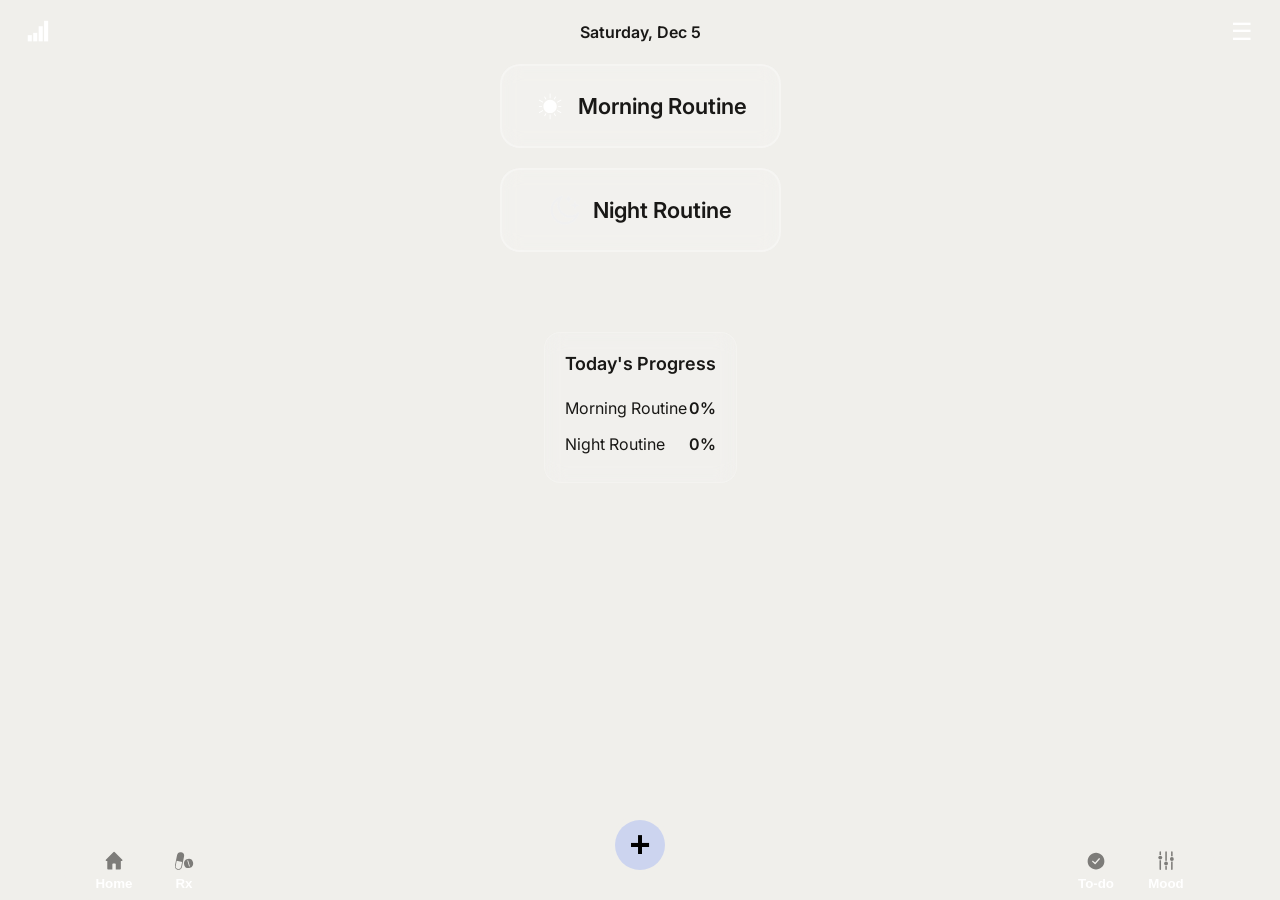
<file: index.html>
<!DOCTYPE html>
<html lang="en">
<head>
<meta charset="utf-8">
<meta name="theme-color" content="#f0efeb" id="navColor">
<meta name="viewport" content="width=device-width,initial-scale=1">
<title>Daily Tracker - Home</title>
<link href="https://fonts.googleapis.com/css2?family=Inter:wght@400;600;700&display=swap" rel="stylesheet">
<style>
:root {
  --background: #f0efeb;
  font-family: Inter, system-ui, -apple-system, "Segoe UI", Roboto, Arial;
}

* { box-sizing: border-box; }
html, body { height: 100%; margin: 0; overflow: hidden; }

body {
  margin: 0;
  padding: 0;
  min-height: 100vh;
  background: var(--background);
  display: flex;
  flex-direction: column;
  align-items: center;
  color: #191816;
}

.container {
  max-width: 500px;
  width: 90%;
  text-align: center;
  padding: 40px 20px;
}
  /* ===============================================
   STICKY HEADER (Day + Menu)
================================================= */
#topHeader {
  position: sticky;
  top: 0;
  left: 0;
  width: 100%;
  display: flex;
  align-items: center;
  justify-content: space-between;
  padding: 10px 18px;
  z-index: 100;
}

/* Day of Week text inside header */
#dayOfWeek {
  flex: 1;
  text-align: center;
  font-size: 1rem;
  font-weight: 600;
  color: #191816;
  margin: 0;
  pointer-events: none; /* text is not interactive */
}

/* Settings / Menu button */
#btnSettings {
  background: transparent;
  border: none;
  font-size: 24px;
  color: #fff;
  cursor: pointer;
  padding: 8px;
  z-index: 101;
  position: relative;
  min-width: 40px;
  min-height: 40px;
}

#btnSettings:hover {
  color: #ddd;
}
#dataBtn {
  background: transparent;
  border: none;
  color: #191816;
  cursor: pointer;
  padding: 8px;
  z-index: 101;
  position: relative;
  min-width: 40px;
  min-height: 40px;
}

   #dataBtn img {
  width: 22px;
  height: 22px;
  object-fit: contain;
   filter:invert(1);
}
h1 {
  font-size: 48px;
  font-weight: 700;
  margin: 0 0 16px 0;
  text-shadow: 0 2px 10px rgba(0,0,0,0.2);
}

.subtitle {
  font-size: 18px;
  font-weight: 400;
  opacity: 0.9;
  margin-bottom: 60px;
}

.mode-buttons {
  display: flex;
  flex-direction: column;
  gap: 20px;
  margin-bottom: 40px;
}

.mode-btn {
  padding: 24px 32px;
  border-radius: 20px;
  background: rgba(255,255,255,0.15);
  backdrop-filter: blur(10px);
  border: 2px solid rgba(255,255,255,0.3);
  color: #191816;
  font-size: 22px;
  font-weight: 600;
  cursor: pointer;
  transition: all 0.3s ease;
  display: flex;
  align-items: center;
  justify-content: center;
  gap: 12px;
  text-decoration: none;
}

.mode-btn:hover {
  background: rgba(255,255,255,0.25);
  transform: translateY(-4px);
  box-shadow: 0 8px 20px rgba(0,0,0,0.2);
}

.mode-btn img {
  width: 32px;
  height: 32px;
  filter: invert(1);
}

.secondary-links {
  display: flex;
  gap: 16px;
  justify-content: center;
  margin-top: 40px;
}

.secondary-btn {
  padding: 14px 24px;
  border-radius: 14px;
  background: rgba(255,255,255,0.1);
  border: 1px solid rgba(255,255,255,0.2);
  color: #191816;
  font-size: 16px;
  font-weight: 500;
  cursor: pointer;
  transition: all 0.3s ease;
  text-decoration: none;
  display: flex;
  align-items: center;
  gap: 8px;
}

.secondary-btn:hover {
  background: rgba(255,255,255,0.2);
  transform: scale(1.05);
}

.secondary-btn img {
  width: 20px;
  height: 20px;
  filter: invert(1);
}

.progress-summary {
  background: rgba(255,255,255,0.1);
  backdrop-filter: blur(10px);
  border-radius: 16px;
  padding: 20px;
  margin-top: 40px;
  border: 1px solid rgba(255,255,255,0.2);
}

.progress-summary h3 {
  margin: 0 0 16px 0;
  font-size: 18px;
  font-weight: 600;
}

.progress-item {
  display: flex;
  justify-content: space-between;
  padding: 8px 0;
  font-size: 16px;
}

.progress-item span:last-child {
  font-weight: 600;
}

  /* ===============================================
   FIXED FOOTER NAV
================================================= */
.footer-nav {
  position: fixed;
  bottom: 0;
  left: 50%;
  transform: translateX(-50%);
  height: 60px;
  width: 90%;         /* key change — shorter pillbox */
  background: #f0efeb;
  justify-content: space-between;
  align-items: center;
  padding: 0 25px;
  border-radius: 9999px;
  z-index: 1500;
  display: flex;
}
  
.left-group, .right-group {
  display: flex;
  justify-content: space-between; /* even spacing between buttons */
  width: 120px; /* adjust width to fit 2 buttons evenly */
  margin: 0;
  gap: 0; /* spacing is controlled by flex */
}


/* Circular cutout behind the button */
.footer-nav::before {
  content: '';
  position: absolute;
  top: -25px; /* half the cutout height */
  left: 50%;
  transform: translateX(-50%);
  width: 60px;
  height: 60px;
  background: var(--background); /* match page background */
  border-radius: 50%;
  z-index: 110; /* below the button */
}

.floating-center-btn {
  position: fixed; /* outside the footer */
  bottom: 30px; /* vertically center it in the cutout */
  left: 50%;
  transform: translateX(-50%);
  width: 50px;  /* same as cutout */
  height: 50px;
  border-radius: 50%;
  background: #ccd4ef;
  border: none;
  display: flex;
  justify-content: center;
  align-items: center;
  font-size: 36px;
  font-weight: 700;
  color: #000;
  cursor: pointer;
  z-index: 2000; /* above footer and cutout */
}

.footer-nav .switch-btn { display:flex; flex-direction:column; align-items:center; justify-content:center; gap:4px; padding:6px 0; width: 50px; background:transparent; border:none; cursor:pointer; border-radius:12px; }
.footer-nav .switch-btn img { width:22px; height:22px; opacity:0.9; filter: brightness(0) saturate(100%) invert(46%) sepia(6%) saturate(201%) hue-rotate(2deg) brightness(92%) contrast(86%); }
.footer-nav .switch-btn span { color:#fff; font-weight:600; }
.footer-nav .switch-btn.active span { color:#8d4585; font-weight:700; }
  

@keyframes fadeIn {
  from { opacity: 0; transform: translateY(20px); }
  to { opacity: 1; transform: translateY(0); }
}

.container > * {
  animation: fadeIn 0.6s ease forwards;
}

.mode-buttons .mode-btn:nth-child(1) { animation-delay: 0.1s; }
.mode-buttons .mode-btn:nth-child(2) { animation-delay: 0.2s; }
.secondary-links { animation-delay: 0.3s; }
.progress-summary { animation-delay: 0.4s; }
</style>
</head>
    <!-- Sticky header -->
  <header id="topHeader">
    <button class="switch-btn data" id="dataBtn"><img src="icons/chart.svg" alt="Data"></button>
    <div id="dayOfWeek"></div>
    <button id="btnSettings">☰</button>
  </header>
<body>
    <div class="mode-buttons">
      <a href="morning.html" class="mode-btn">
        <img src="icons/sun.svg" alt="Morning">
        Morning Routine
      </a>
      <a href="night.html" class="mode-btn">
        <img src="icons/night.svg" alt="Night">
        Night Routine
      </a>
    </div>


    <div class="progress-summary" id="todayProgress">
      <h3>Today's Progress</h3>
      <div class="progress-item">
        <span>Morning Routine</span>
        <span id="morningProgress">0%</span>
      </div>
      <div class="progress-item">
        <span>Night Routine</span>
        <span id="nightProgress">0%</span>
      </div>
  </div>
  
  <!-- Sticky footer nav -->
<footer class="footer-nav">
  <div class="left-group">
    <button class="switch-btn home" id="homeBtn"><img src="icons/home.svg" alt="Home"><span>Home</span></button>
   <button class="switch-btn rx" id="rxBtn"><img src="icons/rx1.svg" alt="rx"><span>Rx</span></button>
  </div>
  <div class="right-group">
    <button class="switch-btn todo" id="todoBtn"><img src="icons/todo.svg" alt="todo"><span>To-do</span></button>
   <button class="switch-btn mood" id="moodBtn"><img src="icons/mood.svg" alt="mood"><span>Mood</span></button>
  </div>
</footer>
<button class="floating-center-btn" id="centralBtn">+</button>

  <script>
document.addEventListener("DOMContentLoaded", () => {

  /* -----------------------------
     SAFE BUTTON CLICK HANDLERS
  ------------------------------ */

  function safeNavigate(id, url) {
    const el = document.getElementById(id);
    if (el) el.onclick = () => (window.location.href = url);
  }

  safeNavigate("todoBtn", "todo.html");
  safeNavigate("dataBtn", "data.html");
  safeNavigate("moodBtn", "mood.html");
  safeNavigate("rxBtn", "rx.html");
  safeNavigate("homeBtn", "index.html");
  safeNavigate("centralBtn", "add.html");


  /* -----------------------------
          UPDATE DAY
  ------------------------------ */

  function updateDayOfWeek() {
    const dayEl = document.getElementById("dayOfWeek");
    if (!dayEl) return;

    const today = new Date();
    const options = { weekday: "long", month: "short", day: "numeric" };
    dayEl.textContent = today.toLocaleDateString("en-US", options);
  }

  updateDayOfWeek();


  /* -----------------------------
       PROGRESS CALCULATION
  ------------------------------ */

  function getTodayDate() {
    return new Date().toLocaleDateString("en-GB");
  }

  function calculateProgress(mode) {
    const day = getTodayDate();
    const all = JSON.parse(localStorage.getItem("dailyTrackerData") || "{}");
    const modeData = all[day]?.[mode];

    if (!modeData) return 0;

    const answers = modeData.answers || {};

    const morningChecklistCount = 15;
    const nightChecklistCount = 10;
    const morningQuestionsCount = 2;
    const nightQuestionsCount = 19;

    let done = 0;
    let total =
      mode === "morning"
        ? morningChecklistCount + morningQuestionsCount
        : nightChecklistCount + nightQuestionsCount;

    Object.keys(answers).forEach((key) => {
      const val = answers[key];

      if (Array.isArray(val) && val.length > 0) done++;
      else if (typeof val === "object" && Object.values(val).some((v) => v !== 0))
        done++;
      else if (val) done++;
    });

    return total > 0 ? Math.round((done / total) * 100) : 0;
  }


  /* -----------------------------
        UPDATE PROGRESS TEXT
  ------------------------------ */

  const morningEl = document.getElementById("morningProgress");
  const nightEl = document.getElementById("nightProgress");

  if (morningEl)
    morningEl.textContent = calculateProgress("morning") + "%";

  if (nightEl)
    nightEl.textContent = calculateProgress("night") + "%";

});
</script>
</body>
</html>
</file>
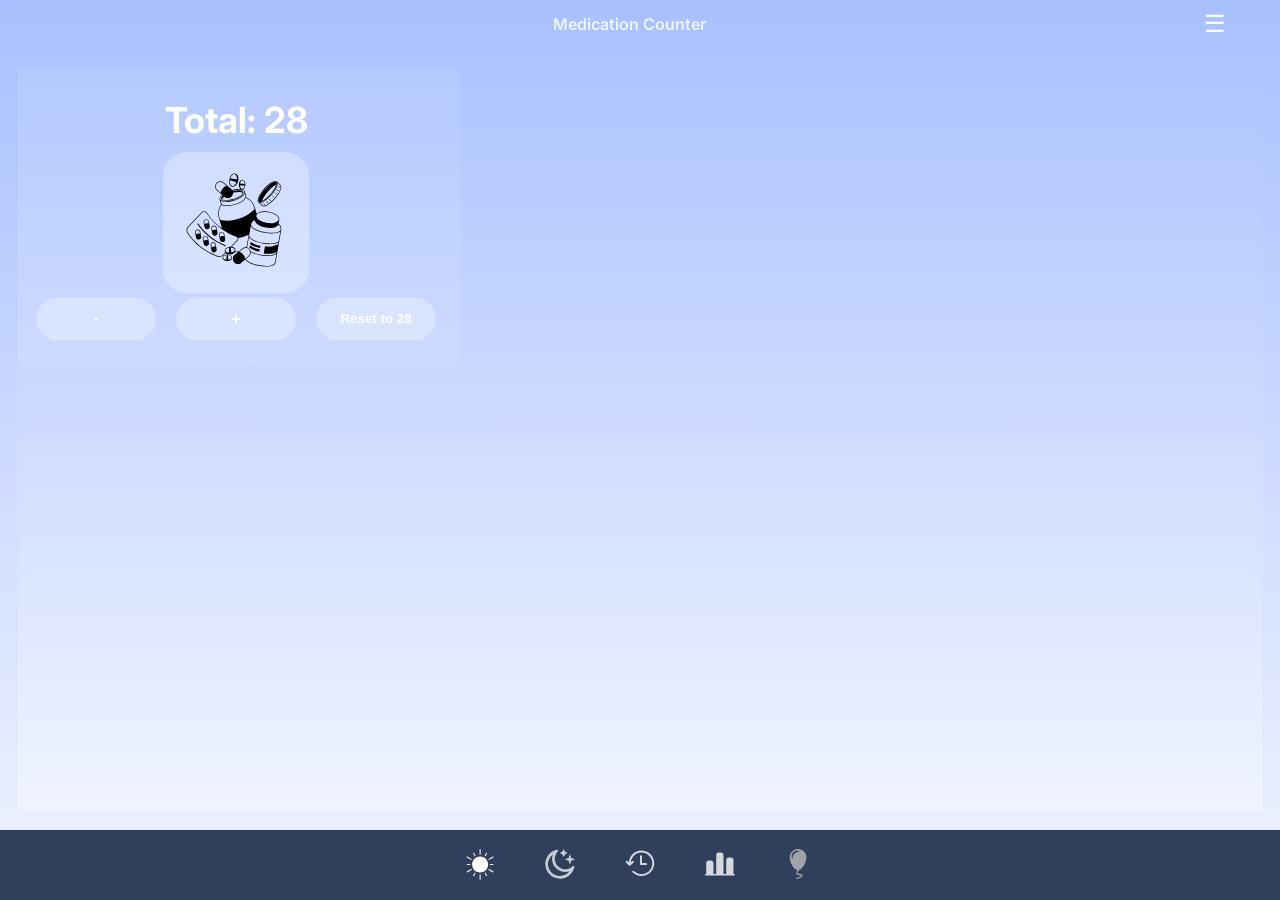
<file: blank.html>
<!DOCTYPE html>
<html lang="en">
<head>
<meta charset="UTF-8">
<meta name="viewport" content="width=device-width, initial-scale=1.0">
<title>Medication Counter</title>
<link href="https://fonts.googleapis.com/css2?family=Inter:wght@400;600;700&display=swap" rel="stylesheet">
<style>
:root {
  --text-color: #fff;
  --card-bg: rgba(255,255,255,0.08);
  --card-radius: 14px;
  --button-bg: rgba(255,255,255,0.3);
}

/* Basic reset */
* { box-sizing: border-box; }
html, body {
  height: 100%;
  margin: 0;
  padding: 0 18px 90px;
  font-family: Inter, system-ui, -apple-system, "Segoe UI", Roboto, Arial;
  background: linear-gradient(to bottom, #a8c0ff, #f0f4ff);
  color: var(--text-color);
  overflow: hidden;
}

/* Header like History page */
#topHeader {
  position: sticky;
  top: 0;
  left: 0;
  width: 100%;
  display: flex;
  align-items: center;
  justify-content: space-between;
  padding: 10px 18px;
  z-index: 100;
}

#dayOfWeek {
  flex: 1;
  text-align: center;
  font-size: 1rem;
  font-weight: 600;
  color: #f0f4ff;
  margin: 0;
  pointer-events: none;
}

#btnSettings {
  background: transparent;
  border: 0;
  font-size: 24px;
  color: #fff;
  cursor: pointer;
  padding: 0;
}

/* Settings menu */
.settings-menu {
  position: fixed;
  top: 0;
  left: 0;
  height: 100vh;
  width: 50%;
  background: rgba(0,0,0,0.7);
  backdrop-filter: blur(18px) saturate(180%);
  display: flex;
  flex-direction: column;
  padding: 20px 0;
  transform: translateX(-100%);
  transition: transform .4s ease;
  z-index: 200;
}

.settings-menu.show { transform: translateX(0); }

.settings-menu button {
  background: transparent;
  border: 0;
  padding: 16px 20px;
  width: 100%;
  text-align: left;
  font-weight: 600;
  color: #fff;
  cursor: pointer;
  transition: background .25s, transform .2s;
}

.settings-menu button:hover {
  background: rgba(255,255,255,0.15);
  transform: translateX(6px);
}

.menu-overlay {
  position: fixed;
  inset: 0;
  background: rgba(0,0,0,0.5);
  opacity: 0;
  pointer-events: none;
  transition: opacity .3s;
  z-index: 150;
}

.menu-overlay.show {
  opacity: 1;
  pointer-events: all;
}

/* Card */
.wrap {
  width: 100%;
  max-width: 400px;
  margin-top: 20px;
  display: flex;
  justify-content: center;
}

main.card {
  padding: 20px;
  border-radius: var(--card-radius);
  background: var(--card-bg);
  display: flex;
  flex-direction: column;
  align-items: center;
}

#plusBtn {
  width: auto; /* inherit pill-btn width */
  height: auto; 
  border-radius: 24px;
  padding: 12px 20px;
  font-weight: 600;
  font-size: inherit;
  background: var(--button-bg);
  border: 0;
  cursor: pointer;
}

/* Minus + Reset buttons */
button.pill-btn {
  background: var(--button-bg);
  border: 0;
  border-radius: 24px;
  color: #fff;
  font-weight: 600;
  padding: 12px 20px;
  cursor: pointer;
  margin: 5px;
  min-width: 120px;
}

/* Total display */
#totalDisplay {
  font-size: 36px;
  font-weight: 700;
  margin: 10px 0;
  text-align: center;
}

/* Popup */
.popup-overlay {
  position: fixed;
  inset: 0;
  background: rgba(0,0,0,0.6);
  display: none;
  justify-content: center;
  align-items: center;
  z-index: 100;
}

.popup {
  background: rgba(0,0,0,0.85);
  padding: 20px;
  border-radius: 14px;
  text-align: center;
  color: #fff;
  display: flex;
  flex-direction: column;
  gap: 15px;
}

.popup button {
  padding: 10px 20px;
  border-radius: 12px;
  border: 0;
  cursor: pointer;
  font-weight: 600;
}

.popup .appointment {
  background: #4caf50;
  color: #fff;
}

.popup .remind {
  background: #2196f3;
  color: #fff;
}

/* Footer like History page */
.footer-nav {
  position: fixed;
  bottom: 0;
  left: 0;
  right: 0;
  height: 70px;
  background: #303f5c;
  display: flex;
  justify-content: center;
  align-items: center;
  gap: 28px;
  z-index: 100;
}

.footer-nav .switch-btn {
  background: transparent;
  border: none;
  border-radius: 50%;
  padding: 10px;
  transition: transform 0.25s, background 0.25s;
}

.footer-nav .switch-btn img {
  filter: invert(1);
  width: 32px;
  height: 32px;
  opacity: 0.8;
  transition: opacity 0.3s, transform 0.3s;
}

.footer-nav .switch-btn:hover { transform: scale(1.1); }
.footer-nav .switch-btn.active img { opacity: 1; transform: scale(1.2); }

@media(max-width:480px){
  .footer-nav { gap: 14px; }
  .footer-nav .switch-btn img { width:28px; height:28px; }
}
</style>
</head>
<body class="morning">

<!-- Header -->
<header id="topHeader">
  <div id="dayOfWeek">Medication Counter</div>
  <button id="btnSettings">☰</button>
</header>

<!-- Menu overlay & settings -->
<div id="menuOverlay" class="menu-overlay"></div>
<div id="settingsMenu" class="settings-menu">
  <button id="btnExport">Export Data</button>
  <button id="btnClearToday">Reset Total to 28</button>
</div>

<!-- Main content -->
<div class="wrap">
  <main class="card">
    <div id="totalDisplay">Total: 28</div>

    <button id="plusBtn">
      <img src="icons/meds.svg" alt="Meds">
    </button>

  <div style="display:flex; gap:10px;">
  <button id="minusBtn" class="pill-btn">-</button>
  <button id="plusBtn" class="pill-btn">+</button>
  <button id="resetBtn" class="pill-btn">Reset to 28</button>
</div>

  </main>
</div>

<!-- Popup -->
<div id="popupOverlay" class="popup-overlay">
  <div class="popup">
    <div>Medication low!</div>
    <button id="makeAppointment" class="appointment">Make Appointment</button>
    <button id="remindLater" class="remind">Remind Me Later</button>
  </div>
</div>

<!-- Footer -->
<footer class="footer-nav">
  <button class="switch-btn morning active" id="morningBtn"><img src="icons/sun.svg" alt="Morning"></button>
  <button class="switch-btn night" id="nightBtn"><img src="icons/night.svg" alt="Night"></button>
  <button class="switch-btn history" id="historyBtn"><img src="icons/history.svg" alt="History"></button>
  <button class="switch-btn data" id="dataBtn"><img src="icons/data.svg" alt="Data"></button>
  <button class="switch-btn blank" id="blankBtn"><img src="icons/balloon.svg" alt="Blank"></button>
</footer>

<script>
document.addEventListener('DOMContentLoaded', () => {
  const plusBtn = document.getElementById("plusBtn");
  const minusBtn = document.getElementById("minusBtn");
  const resetBtn = document.getElementById("resetBtn");
  const totalDisplay = document.getElementById("totalDisplay");
  const popupOverlay = document.getElementById("popupOverlay");
  const makeAppointment = document.getElementById("makeAppointment");
  const remindLater = document.getElementById("remindLater");

  const sanitasURL = "https://www.sanitas.es/misanitas/online/clientes/#/appointmentsV2/selection";

  let total = parseInt(localStorage.getItem("medTotal") || "28", 10);
  let popupDismissed = false;

  function updateDisplay() {
    totalDisplay.textContent = "Total: " + total;
    localStorage.setItem("medTotal", total);
    if(total <= 5 && !popupDismissed) {
      popupOverlay.style.display = "flex";
    }
  }

  plusBtn.addEventListener("click", () => {
    total += 1;
    popupDismissed = false;
    updateDisplay();
  });

  minusBtn.addEventListener("click", () => {
    if(total > 0) total -= 1;
    popupDismissed = false;
    updateDisplay();
  });

  resetBtn.addEventListener("click", () => {
    total = 28;
    popupDismissed = false;
    updateDisplay();
  });

  makeAppointment.addEventListener("click", () => {
    window.location.href = sanitasURL;
  });

  remindLater.addEventListener("click", () => {
    popupOverlay.style.display = "none";
    popupDismissed = true;
  });

  // Footer navigation
  document.getElementById('morningBtn').onclick = () => location.reload();
  document.getElementById('nightBtn').onclick = () => window.location.href='index.html?mode=night';
  document.getElementById('historyBtn').onclick = () => window.location.href='history.html';
  document.getElementById('dataBtn').onclick = () => window.location.href='data.html';
  document.getElementById('blankBtn').onclick = () => window.location.href='blank.html';

  // Settings menu
  const btnSettings = document.getElementById('btnSettings');
  const settingsMenu = document.getElementById('settingsMenu');
  const menuOverlay = document.getElementById('menuOverlay');

  btnSettings.onclick = () => {
    const isOpen = settingsMenu.classList.toggle('show');
    menuOverlay.classList.toggle('show', isOpen);
  };
  menuOverlay.onclick = () => {
    settingsMenu.classList.remove('show');
    menuOverlay.classList.remove('show');
  };

  updateDisplay();
});
</script>

</body>
</html>
</file>
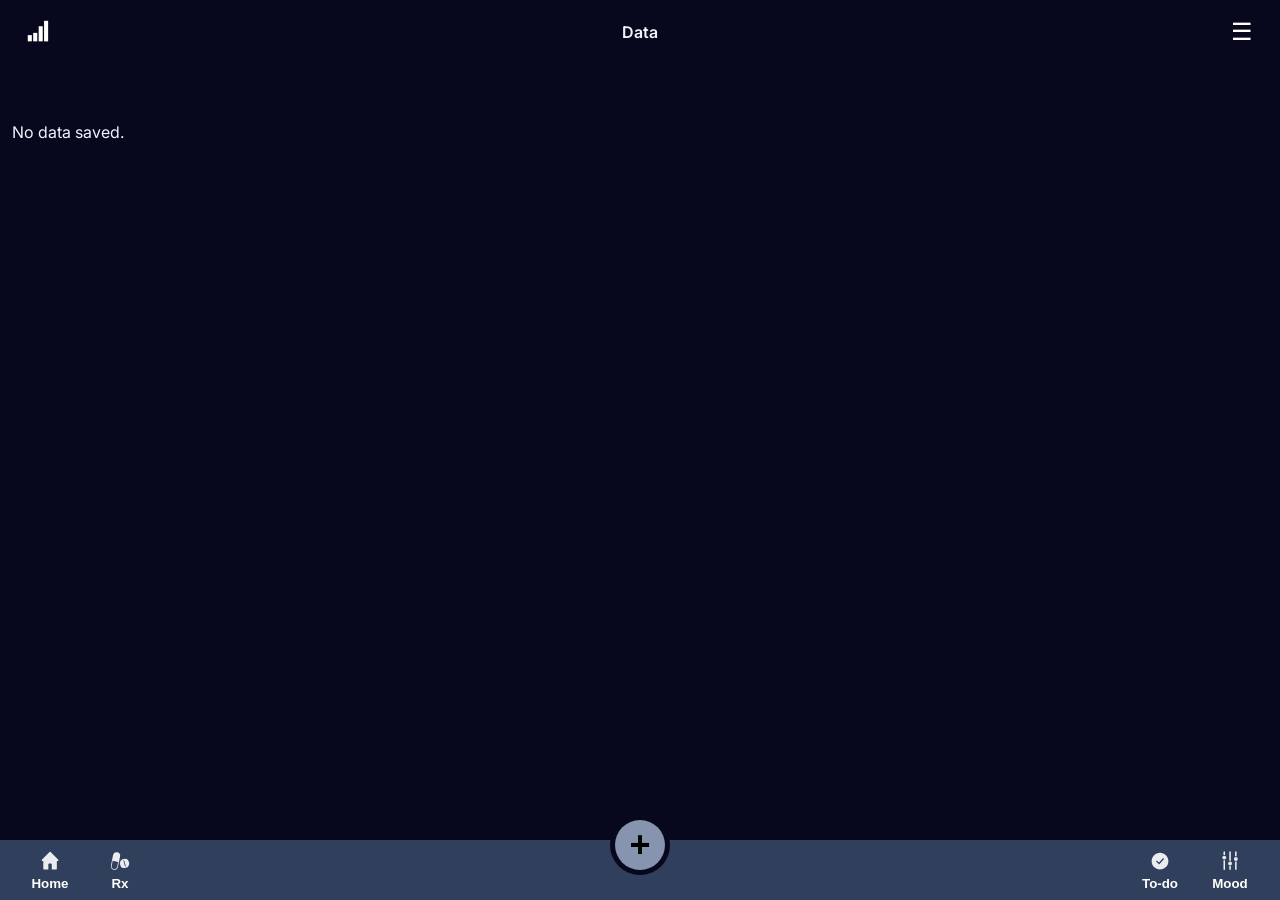
<file: data.html>
<!DOCTYPE html>
<html lang="en">
<head>
<meta charset="utf-8">
<meta name="theme-color" content="#07081d" id="navColor">
<meta name="viewport" content="width=device-width,initial-scale=1">
<title>Data</title>
<link href="https://fonts.googleapis.com/css2?family=Inter:wght@400;600;700&display=swap" rel="stylesheet">
<style>
:root {
  --text: #f0f4ff;
  --background: #07081d;
  --card-radius: 14px;
  --bg-blur: 6px;
  --glass-bg: rgba(255,255,255,0.08);
  --glass-border: rgba(255,255,255,0.12);
  font-family: Inter, system-ui, -apple-system, "Segoe UI", Roboto, Arial;
}
/* ===============================================
   GLOBAL SETTINGS
================================================= */
* { box-sizing: border-box; }
html, body { height: 100%; margin: 0; overflow: hidden; }
body {
  margin: 0;
  padding: 0;
  min-height: 100vh;
  background: var(--background);
  color: var(--text);
  font-family: inherit;
}.wrap { width:100%; max-width:740px; position:absolute; top:60px; bottom:60px; left:0; right:0; padding:18px; overflow-y:auto; -webkit-overflow-scrolling:touch; }
#topHeader { position:sticky; top:0; display:flex; justify-content:space-between; align-items:center; padding:10px 18px; background:#07081d; z-index:100; }
#btnSettings { background:transparent; border:none; font-size:24px; color:#fff; cursor:pointer; padding:8px; min-width:40px; min-height:40px; }
#dayOfWeek { flex:1; text-align:center; font-size:1rem; font-weight:600; color:#f0f4ff; pointer-events:none; }
#tableContainer { overflow-x:auto; width:100%; margin-top:15px; -webkit-overflow-scrolling:touch; }
table { width:max-content; min-width:100%; border-collapse:collapse; background:rgba(255,255,255,0.05); border-radius:10px; }
th, td { padding:6px 10px; border-bottom:1px solid rgba(255,255,255,0.1); text-align:left; font-size:0.8rem; white-space:nowrap; }
thead th { position:sticky; top:0; background:rgba(255,255,255,0.15); z-index:3; font-weight:600; }
td:first-child, th:first-child { position:sticky; left:0; background:rgba(0,0,0,0.9); backdrop-filter:blur(4px); z-index:4; }
.table-card { border-radius:14px; padding:12px; margin-top:15px; overflow:auto; }
.settings-menu { position:fixed; top:0; left:0; height:100vh; width:50%; background:rgba(0,0,0,0.7); backdrop-filter:blur(18px) saturate(180%); display:flex; flex-direction:column; padding:20px 0; transform:translateX(-100%); transition: transform .4s ease; z-index:200; }
.settings-menu.show{ transform:translateX(0); }
.settings-menu button{ background:transparent; border:0; padding:16px 20px; width:100%; text-align:left; font-weight:600; color:#fff; cursor:pointer; transition: background .25s, transform .2s; }
.settings-menu button:hover{ background: rgba(255,255,255,0.15); transform:translateX(6px); }
.menu-overlay{ position:fixed; inset:0; background:rgba(0,0,0,0.5); opacity:0; pointer-events:none; transition:opacity .3s; z-index:150; }
.menu-overlay.show{ opacity:1; pointer-events:all; }
.footer-nav {
  position: fixed;
  bottom: 0;
  left: 0;
  right: 0;
  height: 60px;
  background: #303f5c;
  display: flex;
  justify-content: space-between;
  align-items: center;
  padding: 0 25px;
}

.left-group, .right-group {
  display: flex;
  justify-content: space-between; /* even spacing between buttons */
  width: 120px; /* adjust width to fit 2 buttons evenly */
  margin: 0;
  gap: 0; /* spacing is controlled by flex */
}


/* Circular cutout behind the button */
.footer-nav::before {
  content: '';
  position: absolute;
  top: -25px; /* half the cutout height */
  left: 50%;
  transform: translateX(-50%);
  width: 60px;
  height: 60px;
  background: var(--background); /* match page background */
  border-radius: 50%;
  z-index: 110; /* below the button */
}

.floating-center-btn {
  position: fixed; /* outside the footer */
  bottom: 30px; /* vertically center it in the cutout */
  left: 50%;
  transform: translateX(-50%);
  width: 50px;  /* same as cutout */
  height: 50px;
  border-radius: 50%;
  background: #8694af;
  border: none;
  display: flex;
  justify-content: center;
  align-items: center;
  font-size: 36px;
  font-weight: 700;
  color: #000;
  cursor: pointer;
  z-index: 130; /* above footer and cutout */
}

.footer-nav .switch-btn { display:flex; flex-direction:column; align-items:center; justify-content:center; gap:4px; padding:6px 0; width: 50px; background:transparent; border:none; cursor:pointer; border-radius:12px; }
.footer-nav .switch-btn img { width:22px; height:22px; opacity:0.9; filter:invert(1); }
.footer-nav .switch-btn span { color:#fff; font-weight:600; }
.footer-nav .switch-btn.active span { color:#8d4585; font-weight:700; }
  
.editing { background: rgba(141,69,133,0.25); }
.dimmed { opacity:0.4; pointer-events:none; }
/* Popup */
.edit-popup { position:fixed; inset:0; display:flex; justify-content:center; align-items:center; background:rgba(0,0,0,0.6); backdrop-filter:blur(4px); }
.popup-box { background:#1a1b2f; padding:20px; border-radius:14px; width:280px; }
.popup-box h3 { margin-top:0; }
.popup-box select, .popup-box input { width:100%; padding:8px; margin:8px 0; border-radius:8px; border:none; }
.popup-btns { display:flex; gap:10px; margin-top:10px; }
.popup-btns button { flex:1; padding:8px; border:none; border-radius:10px; cursor:pointer; }
.hidden { display:none; }
  #dataBtn {
  background: transparent;
  border: none;
  color: #fff;
  cursor: pointer;
  padding: 8px;
  z-index: 101;
  position: relative;
  min-width: 40px;
  min-height: 40px;
}

   #dataBtn img {
  width: 22px;
  height: 22px;
  object-fit: contain;
   filter:invert(1);
}

</style>
</head>
<body>
<header id="topHeader">
  <button class="switch-btn data" id="dataBtn"><img src="icons/chart.svg" alt="Data"></button>
  <div id="dayOfWeek">Data</div>
  <button id="btnSettings">☰</button>
</header>

<div class="table-card">
  <div id="tableContainer"></div>
</div>

<div id="menuOverlay" class="menu-overlay"></div>
<div id="settingsMenu" class="settings-menu">
  <button id="btnExport">Export data</button>
  <button id="btnClearToday">Clear Today's Data</button>
</div>

<footer class="footer-nav">
  <div class="left-group">
    <button class="switch-btn home" id="homeBtn"><img src="icons/home.svg" alt="Home"><span>Home</span></button>
   <button class="switch-btn rx" id="rxBtn"><img src="icons/rx1.svg" alt="rx"><span>Rx</span></button>
  </div>
  <div class="right-group">
    <button class="switch-btn todo" id="todoBtn"><img src="icons/todo.svg" alt="todo"><span>To-do</span></button>
   <button class="switch-btn mood" id="moodBtn"><img src="icons/mood.svg" alt="mood"><span>Mood</span></button>
  </div>
</footer>
  
<button class="floating-center-btn" id="centralBtn">+</button>

<!-- Edit Popup -->
<div id="editPopup" class="edit-popup hidden">
  <div class="popup-box">
    <h3 id="popupTitle"></h3>
    <select id="popupSelect"></select>
    <input id="popupText" class="hidden" placeholder="Enter text..." />
    <div class="popup-btns">
      <button id="popupSave">Save</button>
      <button id="popupCancel">Cancel</button>
    </div>
  </div>
</div>
<!-- Delete Popup -->
<div id="deletePopup" class="edit-popup hidden">
  <div class="popup-box">
    <h3>Delete this day?</h3>
    <div class="popup-btns">
      <button id="deleteConfirmBtn">Delete</button>
      <button id="deleteCancelBtn">Cancel</button>
    </div>
  </div>
</div>

<!-- Confirm Delete Popup -->
<div id="confirmDeletePopup" class="edit-popup hidden">
  <div class="popup-box">
    <h3>Are you sure?</h3>
    <div class="popup-btns">
      <button id="confirmDeleteBtn">Delete</button>
      <button id="confirmCancelBtn">Go Back</button>
    </div>
  </div>
</div>

<script>
  // Footer navigation handlers
  document.getElementById('homeBtn').onclick = () => { window.location.href = 'index.html'; };
  document.getElementById('todoBtn').onclick = () => { window.location.href = 'todo.html'; };
  document.getElementById('moodBtn').onclick = () => { window.location.href = 'mood.html'; };
  document.getElementById('rxBtn').onclick = () => { window.location.href = 'rx.html'; };

// Settings menu toggle
const btnSettings = document.getElementById('btnSettings');
const settingsMenu = document.getElementById('settingsMenu');
const menuOverlay = document.getElementById('menuOverlay');

btnSettings.onclick = () => {
  const isOpen = settingsMenu.classList.toggle('show');
  menuOverlay.classList.toggle('show', isOpen);
};

menuOverlay.onclick = () => {
  settingsMenu.classList.remove('show');
  menuOverlay.classList.remove('show');
};

// Label mapping
const LABELS = {
  wake_time:"Wake up", how_slept:"Sleep", temp:"Take temp", made_bed:"Made Bed", kettle:"Kettle", took_meds_morn:"Took meds",
  tidy_up:"Tidied", tea:"Tea", poop:"Poop", shower_morn:"Showered", change_towel:"Change towel", led_mask_morn:"LED Mask",
  get_dressed:"Dressed", skincare_morn:"Skincare AM", eat_breakfast:"Breakfast", supplements_morn:"Supplements", brush_teeth_morn:"Teeth AM",
  prepare_breakfast:"Prep Breakfast", tidy_up_night:"Tidied", magnesium:"Magnesium", tea_night:"Tea", pjs:"PJs", pillowcase:"Pillowcase",
  skincare_night:"Skincare PM", havetea:"Have tea", shatki:"Shatki", teeth_night:"Teeth PM", flossed:"Flossed", psyllium:"Psyllium",
  left_house:"Left House", day_description:"Day description", saw_dogs:"Saw Dogs", feel_with_L:"Relationship", house_state:"House",
  drove:"Driving", body_feelings:"Body", food_desc:"Diet", caffeine_alcohol:"Caffeine/Alcohol", sickness:"Symptoms",
  most_prominent:"Mental", meds:"Extra Meds", sensory_triggers:"Sensory Triggers", appointments:"Appointments",
  movement:"Movement", talked_to_anyone:"People", wellness:"Wellness", creative:"Creative", closed_eyes_time:"Closed Eyes"
};

// Full item map with type and options
const ITEM_KEY_MAP = {
  "wake_time": { type: "time", options: [] },
  "how_slept": { type: "single", options: ["Went to bed late but slept in","Went to bed late but woke early","Went to bed early but woke really early","Couldn't fall asleep","Lightly disrupted","Frequently disrupted","Fine"] },
  "temp": { type: "single", options: ["Yes","No"] },
  "made_bed": { type: "single", options: ["Yes","No"] },
  "kettle": { type: "single", options: ["Yes","No"] },
  "took_meds_morn": { type: "single", options: ["Yes","No"] },
  "tidy_up": { type: "single", options: ["Yes","No"] },
  "tea": { type: "single", options: ["Yes","No"] },
  "poop": { type: "single", options: ["Yes","No"] },
  "shower_morn": { type: "single", options: ["Yes","No"] },
  "change_towel": { type: "single", options: ["Yes","No"] },
  "led_mask_morn": { type: "single", options: ["Yes","No"] },
  "get_dressed": { type: "single", options: ["Yes","No"] },
  "skincare_morn": { type: "single", options: ["Yes","No"] },
  "eat_breakfast": { type: "single", options: ["Yes","No"] },
  "supplements_morn": { type: "single", options: ["Yes","No"] },
  "brush_teeth_morn": { type: "single", options: ["Yes","No"] },

  "prepare_breakfast": { type: "single", options: ["Yes","No"] },
  "tidy_up_night": { type: "single", options: ["Yes","No"] },
  "magnesium": { type: "single", options: ["Yes","No"] },
  "tea_night": { type: "single", options: ["Yes","No"] },
  "pjs": { type: "single", options: ["Yes","No"] },
  "pillowcase": { type: "single", options: ["Yes","No"] },
  "skincare_night": { type: "single", options: ["Yes","No"] },
  "havetea": { type: "single", options: ["Yes","No"] },
  "shatki": { type: "single", options: ["Yes","No"] },
  "teeth_night": { type: "single", options: ["Yes","No"] },
  "flossed": { type: "single", options: ["Yes","No"] },
  "psyllium": { type: "single", options: ["Yes","No"] },
  "left_house": { type: "single", options: ["Nope","Seconds","Briefly","1h+","2h+","Fair amount","All day"] },
  "day_description": { type: "single", options: ["Bedrot","Mostly wasted","Chilled","Somewhat productive","Hyperproductive","Busy","Good"] },
  "saw_dogs": { type: "single", options: ["Little ones","Yes","No"] },
  "feel_with_L": { type: "single", options: ["Elated","Sensitive","Pretty good","Fine","Irritated","Somewhat insecure","Anxiously insecure","Anguish"] },
  "house_state": { type: "single", options: ["Disaster","Very messy","A bit messy","Fine - a few dishes","Pretty tidy","Spotless"] },
  "drove": { type: "single", options: ["No","<30 mins","30 mins+","1h+"] },
  "body_feelings": { type: "single", options: ["Hadn't thought about it","Passing thoughts","Momentarily down","Depressed or gross","Fixated","Disgusting / really preoccupied","All-consuming"] },
  "food_desc": { type: "single", options: ["Binged","Grazed random crap","Indulgent but satisfying","Big portions of good food","Balanced food + portions","Restricted food + portions"] },
  "caffeine_alcohol": { type: "multi", options: ["Coffee","Tea","Beer","Spirits","Wine","Mate"] },
  "sickness": { type: "multi", options: ["UTI feeling","UTI","Headache","Migraine","Ulcer","Nausea","Gassy","Trapped gas","Cold/flu","Allergies","Vomiting","None"] },
  "most_prominent": { type: "multi", options: ["Somatic anxiety","Mental anxiety","OCD","Depression","BPD","ADHD","BDD","None"] },
  "meds": { type: "multi", options: ["1mg benzo","Painkillers","2mg benzo","Antisickness","3mg benzo","Antihistamine","D-Mannose","Antibiotic","Antinausea","None"] },
  "sensory_triggers": { type: "multi", options: ["Body fat","Body size","Dirty / messy flat","Skin","Hair","Clothes","Outside environment","None"] },
  "appointments": { type: "multi", options: ["Psych","Therapy (online)","Therapy","Doctor","Blood tests","None"] },
  "movement": { type: "multi", options: ["Tidying / cleaning","City walking","Stroll","Quick dog walk","Long dog walk","Hike","Jog","None"] },
  "talked_to_anyone": { type: "multi", options: ["General public","Health professional","Acquaintances","Friends","Friends of L","Family","None"] },
  "wellness": { type: "multi", options: ["Shakti mat","Stretching","Moments of mindfulness","Meditation","Therapy notes","Deep breathing","None"] },
  "creative": { type: "multi", options: ["Painting","DIY","Guitar","Sewing","Van stuff","Reading","None"] },
  "closed_eyes_time": { type: "time", options: [] }
};

// Morning checklist keys
const MORNING_CHECKLIST_KEYS = ["temp","made_bed","kettle","took_meds_morn","tidy_up","tea","poop","shower_morn","change_towel","led_mask_morn","get_dressed","skincare_morn","eat_breakfast","supplements_morn","brush_teeth_morn"];
const INDIVIDUAL_MORNING_ITEMS = ["eat_breakfast","took_meds_morn","brush_teeth_morn","supplements_morn"];
const NIGHT_KEYS = Object.keys(ITEM_KEY_MAP).filter(k=>!MORNING_CHECKLIST_KEYS.includes(k) && !["wake_time","how_slept"].includes(k));

let currentDay=null, currentKey=null;
const popup = document.getElementById("editPopup");
const popupTitle = document.getElementById("popupTitle");
const popupSelect = document.getElementById("popupSelect");

// === Build and render the table ===
function buildTable() {
  const raw = JSON.parse(localStorage.getItem("dailyTrackerData") || "{}");
  const days = Object.keys(raw).sort((a, b) => {
    const parseDate = d => {
      const [day, month, year] = d.split('/').map(Number);
      return new Date(year, month - 1, day);
    };
    return parseDate(b) - parseDate(a);
  });

  const container = document.getElementById("tableContainer");

  if (!days.length) {
    container.innerHTML = "<p>No data saved.</p>";
    return;
  }

  const allItems = [
    { key: "AM_routine", label: "AM %" },
    ...INDIVIDUAL_MORNING_ITEMS.map(k => ({ key: k, label: LABELS[k] })),
    ...NIGHT_KEYS.map(k => ({ key: k, label: LABELS[k] }))
  ];

  let html = '<table><thead><tr><th>Date</th>';
  allItems.forEach(item => html += `<th>${item.label}</th>`);
  html += '</tr></thead><tbody>';

  days.forEach(day => {
    html += `<tr data-day="${day}"><td class="date-cell"><strong>${day}</strong></td>`;
    const answers = { ...(raw[day]?.morning?.answers || {}), ...(raw[day]?.night?.answers || {}) };

    allItems.forEach(item => {
      if (item.key === "AM_routine") {
        const done = MORNING_CHECKLIST_KEYS.filter(k => answers[k] === "Yes").length;
        html += `<td>${Math.round(done / MORNING_CHECKLIST_KEYS.length * 100)}%</td>`;
        return;
      }

      const val = answers[item.key];

      if (ITEM_KEY_MAP[item.key]?.type === "multi") {
        if (Array.isArray(val)) {
          const counts = {};
          val.forEach(v => counts[v] = (counts[v] || 0) + 1);
          const formatted = Object.entries(counts)
            .map(([name, qty]) => qty > 1 ? `${name} ${qty}` : name)
            .join(", ");
          html += `<td class="editable" data-key="${item.key}">${formatted}</td>`;
        } else {
          html += `<td class="editable" data-key="${item.key}"></td>`;
        }
        return;
      }

      html += `<td class="editable" data-key="${item.key}">${val || ""}</td>`;
    });

    html += '</tr>';
  });

  html += '</tbody></table>';
  container.innerHTML = html;

  attachEditableCellHandlers();
  attachDateDeleteHandler();
}

// === Tap-to-edit cells ===
function attachEditableCellHandlers() {
  document.querySelectorAll("td.editable").forEach(td => {
    td.addEventListener("click", (e) => {
      const row = td.closest("tr");
      if (!row) return;
      enableEditMode(row);
      openPopup(row.dataset.day, td.dataset.key, LABELS[td.dataset.key], td.textContent.trim());
    });
  });
}

function enableEditMode(row) {
  document.querySelectorAll("tbody tr").forEach(r => {
    if (r !== row) r.classList.add("dimmed");
    else r.classList.add("editing");
  });

  row.querySelectorAll("td.editable").forEach(td => {
    td.onclick = () => openPopup(row.dataset.day, td.dataset.key, LABELS[td.dataset.key], td.textContent.trim());
  });

  document.addEventListener("mousedown", exitEditModeOnOutside, { passive: true });
  document.addEventListener("touchstart", exitEditModeOnOutside, { passive: true });
}

function exitEditModeOnOutside(e) {
  const row = document.querySelector("tbody tr.editing");
  if (!row) return;
  if (e.target.closest("footer, #topHeader, .settings-menu, #menuOverlay")) return;

  if (!row.contains(e.target)) {
    row.classList.remove("editing");
    document.querySelectorAll("tbody tr.dimmed").forEach(r => r.classList.remove("dimmed"));
    row.querySelectorAll("td.editable").forEach(td => td.onclick = null);
    document.removeEventListener("mousedown", exitEditModeOnOutside);
    document.removeEventListener("touchstart", exitEditModeOnOutside);
  }
}

// === Open edit popup ===
function openPopup(day, key, label, value) {
  currentDay = day;
  currentKey = key;
  popupTitle.textContent = label;

  const item = ITEM_KEY_MAP[key];
  if (!item) return;

  popupSelect.innerHTML = '';
  popupSelect.multiple = item.type === 'multi';

  item.options.forEach(opt => {
    const optEl = document.createElement('option');
    optEl.value = opt;
    optEl.textContent = opt;
    if (item.type === 'multi' && Array.isArray(value) ? value.includes(opt) : value === opt) optEl.selected = true;
    popupSelect.appendChild(optEl);
  });

  popupSelect.classList.remove('hidden');
  document.getElementById('popupText').classList.add('hidden');
  popup.classList.remove('hidden');
}

// === Save popup selection ===
document.getElementById('popupSave').onclick = () => {
  const raw = JSON.parse(localStorage.getItem("dailyTrackerData") || "{}");
  const dayData = raw[currentDay] || {};
  raw[currentDay] = dayData;

  const item = ITEM_KEY_MAP[currentKey];
  let newValue = item.type === "multi" 
    ? Array.from(popupSelect.selectedOptions).map(o => o.value)
    : popupSelect.value;

  if (MORNING_CHECKLIST_KEYS.includes(currentKey) || INDIVIDUAL_MORNING_ITEMS.includes(currentKey)) {
    dayData.morning = dayData.morning || {};
    dayData.morning.answers = dayData.morning.answers || {};
    dayData.morning.answers[currentKey] = newValue;
  } else {
    dayData.night = dayData.night || {};
    dayData.night.answers = dayData.night.answers || {};
    dayData.night.answers[currentKey] = newValue;
  }

  localStorage.setItem("dailyTrackerData", JSON.stringify(raw));
  popup.classList.add('hidden');
  exitEditModeOnOutside({ target: document.body });
  buildTable();
};

document.getElementById('popupCancel').onclick = () => popup.classList.add('hidden');
popup.addEventListener('click', e => { if (e.target === popup) popup.classList.add('hidden'); });

// === Delete date functionality ===
let deleteTargetDay = null;

function attachDateDeleteHandler() {
  document.querySelectorAll('td.date-cell').forEach(cell => {
    cell.onclick = () => {
      deleteTargetDay = cell.closest('tr').dataset.day;
      deletePopup.classList.remove('hidden');
    };
  });
}

document.getElementById('deleteCancelBtn').onclick = () => deletePopup.classList.add('hidden');

document.getElementById('deleteConfirmBtn').onclick = () => {
  deletePopup.classList.add('hidden');
  confirmDeletePopup.classList.remove('hidden');
};

document.getElementById('confirmCancelBtn').onclick = () => confirmDeletePopup.classList.add('hidden');

document.getElementById('confirmDeleteBtn').onclick = () => {
  if (!deleteTargetDay) return;
  const all = JSON.parse(localStorage.getItem('dailyTrackerData') || '{}');
  delete all[deleteTargetDay];
  localStorage.setItem('dailyTrackerData', JSON.stringify(all));
  confirmDeletePopup.classList.add('hidden');
  deleteTargetDay = null;
  buildTable(); // automatically reattaches handlers
};

// === Initial table render ===
buildTable();

</script>

</body>
</html>
</file>
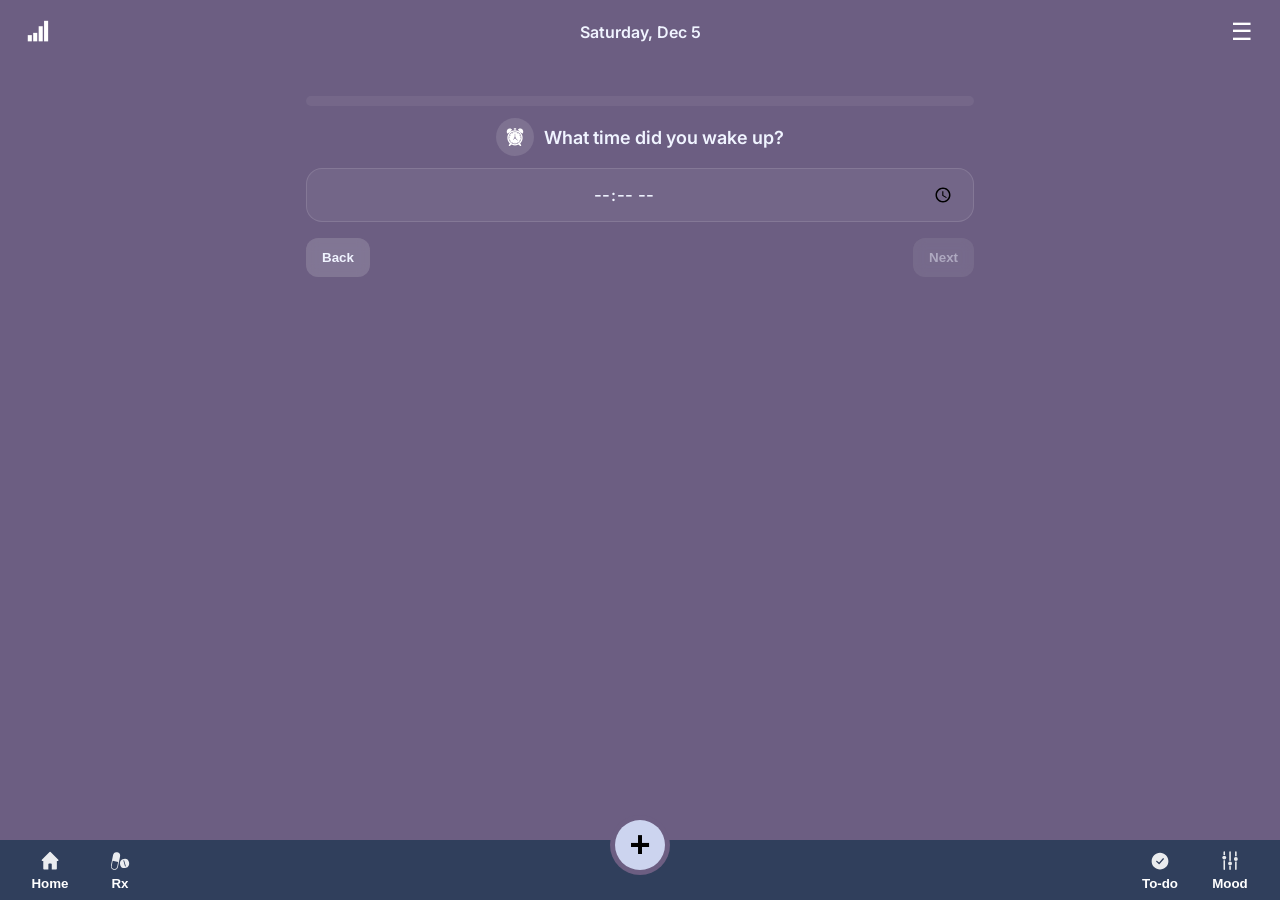
<file: morning.html>
<!DOCTYPE html>
<html lang="en">
<head>
<meta charset="utf-8">
<meta name="theme-color" content="#07081d" id="navColor">
<meta name="viewport" content="width=device-width,initial-scale=1">
   <!-- Theme color for Android navigation bar -->
<title>Morning</title>
<link href="https://fonts.googleapis.com/css2?family=Inter:wght@400;600;700&display=swap" rel="stylesheet">
<link rel="manifest" href="manifest.json">
<style>
/* ==============================================
   ROOT VARIABLES
================================================= */
:root {
  --text: #f0f4ff;
  --background: #6C5E82;
  --card-radius: 14px;
  --bg-blur: 6px;
  --glass-bg: rgba(255,255,255,0.08);
  --glass-border: rgba(255,255,255,0.12);
  font-family: Inter, system-ui, -apple-system, "Segoe UI", Roboto, Arial;
}

/* ===============================================
   GLOBAL SETTINGS
================================================= */
* { box-sizing: border-box; }
html, body { height: 100%; margin: 0; overflow: hidden; }
body {
  margin: 0;
  padding: 0;
  min-height: 100vh;
  background: var(--background);
  color: var(--text);
  font-family: inherit;
}

  /* ===============================================
   STICKY HEADER (Day + Menu)
================================================= */
#topHeader {
  position: sticky;
  top: 0;
  left: 0;
  width: 100%;
  display: flex;
  align-items: center;
  justify-content: space-between;
  padding: 10px 18px;
  z-index: 100;
}

/* Day of Week text inside header */
#dayOfWeek {
  flex: 1;
  text-align: center;
  font-size: 1rem;
  font-weight: 600;
  color: #f0f4ff;
  margin: 0;
  pointer-events: none; /* text is not interactive */
}

/* Settings / Menu button */
#btnSettings {
  background: transparent;
  border: none;
  font-size: 24px;
  color: #fff;
  cursor: pointer;
  padding: 8px;
  z-index: 101;
  position: relative;
  min-width: 40px;
  min-height: 40px;
}

#btnSettings:hover {
  color: #ddd;
}
#dataBtn {
  background: transparent;
  border: none;
  color: #fff;
  cursor: pointer;
  padding: 8px;
  z-index: 101;
  position: relative;
  min-width: 40px;
  min-height: 40px;
}

   #dataBtn img {
  width: 22px;
  height: 22px;
  object-fit: contain;
   filter:invert(1);
}

   #goBackBtn {
  background:rgba(255,255,255,0.15); color:#f0f4ff; font-weight:700;
  border:0; padding:12px 16px; border-radius:12px; cursor:pointer; backdrop-filter:blur(6px);
  transition:opacity 0.2s;
}
   
  #nightBtn {
  background:rgba(255,255,255,0.15); color:#f0f4ff; font-weight:700;
  border:0; padding:12px 16px; border-radius:12px; cursor:pointer; backdrop-filter:blur(6px);
  transition:opacity 0.2s;
}
   
   /* pop up */-------------------------------
   
.popup-overlay {
    position: fixed;
    top: 0; left: 0; right: 0; bottom: 0;
    background: rgba(0,0,0,0.5);
    display: flex;
    justify-content: center;
    align-items: center; /* vertically centers popup */
    z-index: 5000;
    opacity: 0;
    pointer-events: none;
    transition: opacity 0.3s ease;
}

.popup-overlay.show {
    opacity: 1;
    pointer-events: all;
}

.popup-box {
    background: #1e1e35;
    padding: 20px;
    border-radius: 16px;
    text-align: center;
    min-width: 280px;
    max-width: 90%;        /* prevent overflow on small screens */
    transform: translateY(100px);
    transition: transform 0.3s ease, opacity 0.3s ease;
    opacity: 0;
    box-sizing: border-box;
}

.popup-overlay.show .popup-box {
    transform: translateY(0);
    opacity: 1;
}

.popup-box.hide {
    transform: translateY(100px);
    opacity: 0;
}

/* ==============================================
   WRAP / MAIN CONTENT
================================================= */
.wrap {
  width: 100%;
  max-width: 740px;
  margin: 0 auto;
  position: absolute;
  top: 60px;      /* header height */
  bottom: 60px;   /* footer height */
  left: 0;
  right: 0;
  padding: 18px;
}

/* ===============================================
   FIXED FOOTER NAV
================================================= */
.footer-nav {
  position: fixed;
  bottom: 0;
  left: 0;
  right: 0;
  height: 60px;
  background: #303f5c;
  display: flex;
  justify-content: space-between;
  align-items: center;
  padding: 0 25px;
}

.left-group, .right-group {
  display: flex;
  justify-content: space-between; /* even spacing between buttons */
  width: 120px; /* adjust width to fit 2 buttons evenly */
  margin: 0;
  gap: 0; /* spacing is controlled by flex */
}


/* Circular cutout behind the button */
.footer-nav::before {
  content: '';
  position: absolute;
  top: -25px; /* half the cutout height */
  left: 50%;
  transform: translateX(-50%);
  width: 60px;
  height: 60px;
  background: var(--background);
  border-radius: 50%;
  z-index: 110; /* below the button */
}

.floating-center-btn {
  position: fixed; /* outside the footer */
  bottom: 30px; /* vertically center it in the cutout */
  left: 50%;
  transform: translateX(-50%);
  width: 50px;  /* same as cutout */
  height: 50px;
  border-radius: 50%;
  background: #ccd4ef;
  border: none;
  display: flex;
  justify-content: center;
  align-items: center;
  font-size: 36px;
  font-weight: 700;
  color: #000;
  cursor: pointer;
  z-index: 130; /* above footer and cutout */
}

.footer-nav .switch-btn { display:flex; flex-direction:column; align-items:center; justify-content:center; gap:4px; padding:6px 0; width: 50px; background:transparent; border:none; cursor:pointer; border-radius:12px; }
.footer-nav .switch-btn img { width:22px; height:22px; opacity:0.9; filter:invert(1); }
.footer-nav .switch-btn span { color:#fff; font-weight:600; }
.footer-nav .switch-btn.active span { color:#8d4585; font-weight:700; }
  
/* ===============================================
   TIME INPUT
================================================= */
input[type="time"] {
     grid-column: 1 / -1; /* span all columns in the grid */
  width: 100%;                  /* span full width of card */
  padding: 14px 18px;           /* match option padding */
  font-size: 17px;               /* match option font size */
  font-weight: 500;
  border-radius: 16px;           /* rounded pill shape */
  border: 1px solid rgba(255,255,255,0.12); /* like opt-btn */
  background: rgba(255,255,255,0.05);
  color: #f0f4ff;                /* match opt-btn text */
  text-align: center;            /* center time text */
  font-family: inherit;
  cursor: pointer;
  -webkit-appearance: none;      /* remove default arrow styles */
  -moz-appearance: none;
  appearance: none;
  transition: transform 0.2s, background 0.2s;
}

input[type="time"]:hover {
  background: rgba(255,255,255,0.10);
  transform: scale(1.02);
}

input[type="time"]:focus {
  outline: none;
  border: 1px solid rgba(255,255,255,0.6);
  background: rgba(255,255,255,0.12);
}

/* ===============================================
   ANSWER BUTTONS
================================================= */
.opt-btn {
  display: flex;
  align-items: center;
  justify-content: center;
  gap: 10px;
  padding: 14px 18px;
  border-radius: 16px;
  background: rgba(255,255,255,0.05);
  border: 1px solid var(--glass-border);
  font-size: 17px;
  font-weight: 500;
  color: #f0f4ff;
  cursor: pointer;
  transition: transform 0.2s, background 0.2s;
  text-align: center;
  user-select: none;
}
.opt-btn:hover { background: rgba(255,255,255,0.10); transform: scale(1.02); }
.opt-btn.selected {
  background: rgba(255,255,255,0.25);
  border-color: rgba(255,255,255,0.5);
  box-shadow: 0 0 10px rgba(255,255,255,0.22);
  transform: scale(1.04);
}

/* ===============================================
   QUESTIONS + ICONS
================================================= */
.question-with-icon { display:flex; align-items:center; justify-content:center; gap:10px; margin-bottom:12px; text-align:left; }
.question-text { font-size:18px; font-weight:600; color:#f0f4ff; }
.question-icon {
  width:38px; height:38px; border-radius:50%;
  background: rgba(255,255,255,0.12);
  display:flex; justify-content:center; align-items:center;
  flex-shrink:0;
  transition: background 0.25s, transform 0.2s;
}
.question-icon img { width:60%; height:60%; filter:invert(1); }
.question-icon.special-icon img { width:80%; height:80%; }
.question-icon:hover { background: rgba(255,255,255,0.25); transform: scale(1.1); }

   /* ===============================================
         secondary icons
 ================================================= */
/* Make the actual icon scale consistently inside the circle */
.icon-circle img,
.icon-circle img.counter-icon {
  width: 22px;               /* fixed visual size inside the 40px circle */
  height: 22px;
  max-width: 100%;
  max-height: 100%;
  object-fit: contain;       /* preserve aspect, center inside the circle */
  display: block;
filter:invert(1);
}

  .icon-circle {
  width: 40px;
  min-width: 40px;           /* prevents shrinking on narrow icons */
  height: 40px;
  border-radius: 50%;
  display: flex;
  justify-content: center;
  align-items: center;
  background: rgba(255,255,255,0.15);
  flex: 0 0 40px;            /* fixed flex-basis so text always starts the same */
  transition: background 0.25s ease, transform 0.2s ease;
}
/* ===============================================
   MENU
================================================= */
.settings-menu {
  position: fixed; top:0; left:0; height:100vh; width:50%;
  background: rgba(0,0,0,0.7); backdrop-filter: blur(18px) saturate(180%);
  display:flex; flex-direction:column; align-items:stretch;
  padding:20px 0; transform:translateX(-100%); transition: transform 0.4s ease; z-index:200;
}
.settings-menu.show { transform:translateX(0); }
.settings-menu button {
  background:transparent; border:none; padding:16px 20px; width:100%; text-align:left;
  font-weight:600; color:#fff; cursor:pointer; transition: background 0.25s ease, transform 0.2s ease;
}
.settings-menu button:hover { background: rgba(255,255,255,0.15); transform: translateX(6px); }

.menu-overlay { position: fixed; inset:0; background: rgba(0,0,0,0.5); opacity:0; pointer-events:none; transition: opacity 0.3s ease; z-index:150; }
.menu-overlay.show { opacity:1; pointer-events:all; }

/* ===============================================
   CARDS & QUESTIONS
================================================= */
main.card { padding:18px; border-radius:var(--card-radius); min-height:520px; }
.progress-wrap { display:flex; align-items:center; margin-bottom:12px; }
.progress { flex:1.2; height:10px; border-radius:8px; overflow:hidden; background:rgba(255,255,255,0.06); }
.bar { height:100%; width:0%; background:linear-gradient(90deg,rgba(255,255,255,0.15),rgba(255,255,255,0.3)); border-radius:8px; transition:width 0.25s; }
.question { font-size:18px; margin-bottom:12px; font-weight:600; color:#f0f4ff; }
.options { display:grid; grid-template-columns:1fr 1fr; gap:10px; }
.options.column-options { display:flex; flex-direction:column; gap:8px; }

/* ===============================================
   MORNING CHECKLIST
================================================= */
.checklist { display:flex; flex-direction:column; gap:8px; padding-bottom:60px; }
.checklist-title { font-size:18px; font-weight:600; color:#f0f4ff; margin-bottom:12px; text-align:center; }
.check-item {
  display: flex;
  align-items: center;
  gap: 12px;                 /* consistent spacing between icon and text */
  margin-bottom: 8px;
  padding: 10px 14px;
  border-radius: 16px;
  background: rgba(255,255,255,0.05);
  cursor: pointer;
  transition: background 0.2s ease;
}.check-item:hover { background:rgba(255,255,255,0.1); }
.check-text {
  flex: 1 1 auto;            /* text fills the remaining width */
  margin: 0;                 /* remove any accidental margin */
  font-weight: 500;
  color: #f0f4ff;
  line-height: 1;            /* tighter control so it aligns vertically */
}.check-item.selected .check-text { text-decoration:line-through; opacity:0.6; }
.checklist-wrapper { max-height:60vh; overflow-y:auto; -webkit-mask-image: linear-gradient(to bottom, black 80%, transparent 100%); }

/* ===============================================
   BACK NEXT BUTTONS
================================================= */
.controls { display:flex; gap:10px; justify-content:space-between; margin-top:16px; }
.back-btn, .next-btn {
  background:rgba(255,255,255,0.15); color:#f0f4ff; font-weight:700;
  border:0; padding:12px 16px; border-radius:12px; cursor:pointer; backdrop-filter:blur(6px);
  transition:opacity 0.2s;
}
.back-btn:hover, .next-btn:hover { opacity:0.85; }
.back-btn[disabled], .next-btn[disabled] { opacity:0.5; cursor:not-allowed; }
.done-note { font-size:20px; text-align:center; font-weight:700; margin-top:80px; }

.back-to-checklist {
  display:inline-block; margin-top:40px; padding:10px 18px; border:none; border-radius:20px;
  background: rgba(255,255,255,0.15); color:#f0f4ff; font-size:16px; font-weight:500; cursor:pointer;
  transition: background 0.25s ease, transform 0.2s ease;
}
.back-to-checklist:hover { background: rgba(255,255,255,0.25); transform: scale(1.05); }
/* ===============================================
   MORNING CHECKLIST
================================================= */
.checklist { display:flex; flex-direction:column; gap:8px; padding-bottom:60px; }
.checklist-title { font-size:18px; font-weight:600; color:#f0f4ff; margin-bottom:12px; text-align:center; }
.check-item {
  display: flex;
  align-items: center;
  gap: 12px;                 /* consistent spacing between icon and text */
  margin-bottom: 8px;
  padding: 10px 14px;
  border-radius: 16px;
  background: rgba(255,255,255,0.05);
  cursor: pointer;
  transition: background 0.2s ease;
}.check-item:hover { background:rgba(255,255,255,0.1); }
.check-text {
  flex: 1 1 auto;            /* text fills the remaining width */
  margin: 0;                 /* remove any accidental margin */
  font-weight: 500;
  color: #f0f4ff;
  line-height: 1;            /* tighter control so it aligns vertically */
}.check-item.selected .check-text { text-decoration:line-through; opacity:0.6; }
.checklist-wrapper { max-height:60vh; overflow-y:auto; -webkit-mask-image: linear-gradient(to bottom, black 80%, transparent 100%); }

   /* ===============================================
   ANIMATIONS
================================================= */
@keyframes fadeIn { from{opacity:0;} to{opacity:1;} }
@keyframes slideUp { from{transform:translateY(40px); opacity:0;} to{transform:translateY(0); opacity:1;} }

/* ===============================================
   RESPONSIVE / MOBILE
================================================= */
@media (max-width:480px) { 
  body{padding:12px;}
  .opt-btn, .counter-btn{font-size:16px;padding:12px;}
  .counter-icon{width:20px;height:20px;}
  input[type=time]{font-size:16px;padding:12px;}
}

</style>
</head>
<body class="morning">
  <!-- Sticky header -->
  <header id="topHeader">
    <button class="switch-btn data" id="dataBtn"><img src="icons/chart.svg" alt="Data"></button>
    <div id="dayOfWeek">Monday</div>
    <button id="btnSettings">☰</button>
  </header>

  <!-- Menu overlay & settings -->
  <div id="menuOverlay" class="menu-overlay"></div>
  <div id="settingsMenu" class="settings-menu">
    <button id="btnExport">Export data</button>
    <button id="btnClearToday">Clear Today's Data</button>
  </div>

  <!-- Main content wrapper -->
  <div class="wrap">
    <main class="card">
      <div class="progress-wrap"><div class="progress"><div class="bar" id="progressBar"></div></div></div>
      <div id="contentArea"></div>
      <div class="controls">
        <button class="back-btn" id="backBtn">Back</button>
        <button class="next-btn" id="nextBtn">Next</button>
      </div>
    </main>
  </div>

  <!-- Sticky footer nav -->
<footer class="footer-nav">
  <div class="left-group">
    <button class="switch-btn home" id="homeBtn"><img src="icons/home.svg" alt="Home"><span>Home</span></button>
   <button class="switch-btn rx" id="rxBtn"><img src="icons/rx1.svg" alt="rx"><span>Rx</span></button>
  </div>
  <div class="right-group">
    <button class="switch-btn todo" id="todoBtn"><img src="icons/todo.svg" alt="todo"><span>To-do</span></button>
   <button class="switch-btn mood" id="moodBtn"><img src="icons/mood.svg" alt="mood"><span>Mood</span></button>
  </div>
</footer>
<button class="floating-center-btn" id="centralBtn">+</button>
<script>
document.addEventListener('DOMContentLoaded', () => {

  /******************************
   * SERVICE WORKER REGISTRATION
   ******************************/
  if ('serviceWorker' in navigator) {
    window.addEventListener('load', () => {
      navigator.serviceWorker
        .register('/tracker/service-worker.js')
        .then(reg => console.log('SW registered:', reg))
        .catch(err => console.error('SW registration failed:', err));
    });
  }

  /******************************
   * GLOBAL VARIABLES
   ******************************/
  let currentIndex = 0;
  let answers = {};
  let switchTimeout = null;
  let onMorningDoneNote = false;
  const mode = 'morning'; // fixed mode

  document.body.classList.add('morning');

  /******************************
   * QUESTIONS & CHECKLIST
   ******************************/
  const MORNING = [
    { key: 'wake_time', type: 'time', label: 'What time did you wake up?', icon: 'alarm.svg', autoNext: true },
    { key: 'how_slept', type: 'single', label: 'How do you think you slept?', options: [
      'Went to bed late but slept in','Went to bed late but woke early',
      'Went to bed early but woke really early',"Couldn't fall asleep",
      'Lightly disrupted','Frequently disrupted','Fine'], autoNext:true, icon: 'zzz.svg' }
  ];

  const MORNING_CHECKLIST_ITEMS = [
    { key: 'temp', label: 'Take temp', icon: 'temp.svg' },
    { key: 'made_bed', label: 'Make bed', icon: 'bedsheet.svg' },
    { key: 'kettle', label: 'Boil kettle', icon: 'kettle1.svg' },
    { key: 'took_meds_morn', label: 'Take meds', icon: 'blister.svg' },
    { key: 'tidy_up', label: 'Tidy up', icon: 'dish.svg' },
    { key: 'tea', label: 'Have tea', icon: 'tea.svg' },
    { key: 'poop', label: 'Poop', icon: 'poop.svg' },
    { key: 'shower_morn', label: 'Shower', icon: 'shower.svg' },
    { key: 'change_towel', label: 'Change towel', icon: 'towel.svg' },
    { key: 'led_mask_morn', label: 'LED mask', icon: 'led.svg' },
    { key: 'get_dressed', label: 'Get dressed', icon: 'hanger.svg' },
    { key: 'skincare_morn', label: 'Skincare', icon: 'dropper.svg' },
    { key: 'eat_breakfast', label: 'Breakfast', icon: 'break2.svg' },
    { key: 'supplements_morn', label: 'Supplements', icon: 'supplements-cropped.svg' },
    { key: 'brush_teeth_morn', label: 'Brush teeth', icon: 'toothbrush.svg' }
  ];

  /******************************
   * GLOBAL ELEMENTS
   ******************************/
  const contentArea = document.getElementById('contentArea');
  const backBtn = document.getElementById('backBtn');
  const nextBtn = document.getElementById('nextBtn');
  const progressBar = document.getElementById('progressBar');

  document.getElementById('homeBtn').onclick = () => { window.location.href = 'index.html'; };
  document.getElementById('todoBtn').onclick = () => { window.location.href = 'todo.html'; };
  document.getElementById('dataBtn').onclick = () => { window.location.href = 'data.html'; };
  document.getElementById('moodBtn').onclick = () => { window.location.href = 'mood.html'; };
  document.getElementById('rxBtn').onclick = () => { window.location.href = 'rx.html'; };

  const btnSettings = document.getElementById('btnSettings');
  const settingsMenu = document.getElementById('settingsMenu');
  const menuOverlay = document.getElementById('menuOverlay');

  btnSettings.onclick = () => {
    const isOpen = settingsMenu.classList.toggle('show');
    menuOverlay.classList.toggle('show', isOpen);
  };
  menuOverlay.onclick = () => {
    settingsMenu.classList.remove('show');
    menuOverlay.classList.remove('show');
  };
  settingsMenu.addEventListener("click", () => {
    settingsMenu.classList.remove('show');
    menuOverlay.classList.remove('show');
  });

  /******************************
   * DATE & STORAGE HELPERS
   ******************************/
  function getTodayDate() {
    return new Date().toLocaleDateString('en-GB');
  }

  function loadSavedData() {
    const day = getTodayDate();
    const all = JSON.parse(localStorage.getItem('dailyTrackerData') || '{}');
    const modeData = all[day]?.morning;

    if (modeData) {
      currentIndex = modeData.currentIndex || 0;
      answers = modeData.answers || {};
    } else {
      currentIndex = 0;
      answers = {};
    }
  }

  function saveData() {
    const day = getTodayDate();
    let all = JSON.parse(localStorage.getItem('dailyTrackerData')) || {};
    if (!all[day]) all[day] = {};
    all[day].morning = { currentIndex, answers };
    localStorage.setItem('dailyTrackerData', JSON.stringify(all));
  }

  window.addEventListener('beforeunload', saveData);

  /******************************
   * UI RENDERING
   ******************************/
  function updateDayOfWeek() {
    const dayOfWeekElement = document.getElementById('dayOfWeek');
    const today = new Date();
    const options = { weekday: 'long', month: 'short', day: 'numeric' };
    dayOfWeekElement.textContent = today.toLocaleDateString('en-US', options);
  }

function loadUI() {
  updateDayOfWeek();

  const allQuestionsDone = MORNING.every(q => answers[q.key]);
  const allChecklistDone = MORNING_CHECKLIST_ITEMS.every(i => answers[i.key] === 'Yes');

  // Show morning done page if everything completed
  if (allQuestionsDone && allChecklistDone) {
    showMorningDonePage();
    return;
  }

  // Load checklist if questions are done
  if (currentIndex >= MORNING.length) {
    loadMorningChecklist();
    return;
  }

  const q = MORNING[currentIndex];
  let html = '';

  if (q.icon) {
    html += `<div class="question-with-icon">
      <div class="question-icon"><img src="icons/${q.icon}" alt="${q.label}"></div>
      <span class="question-text">${q.label}</span>
    </div>`;
  } else {
    html += `<div class="question">${q.label}</div>`;
  }

  html += `<div class="options${q.key === 'how_slept' ? ' column-options' : ''}">`;

  if (q.type === 'single') {
    q.options.forEach(opt => {
      const selected = answers[q.key] === opt ? 'selected' : '';
      html += `<button class="opt-btn ${selected}" onclick="selectOption('${opt}')">${opt}</button>`;
    });
  } else if (q.type === 'time') {
    html += `<input type="time" value="${answers[q.key] || ''}" onchange="selectOption(this.value)" />`;
  }

  html += '</div>';
  contentArea.innerHTML = html;

  // Back button visible but disabled on first question
  if (currentIndex === 0) {
    backBtn.style.display = 'inline-block';
    backBtn.classList.add('disabled');  // Use CSS: .disabled { opacity:0.5; pointer-events:none; }
  } else {
    backBtn.style.display = 'inline-block';
    backBtn.classList.remove('disabled');
  }

  // Next button visible
  nextBtn.style.display = 'inline-block';
  nextBtn.textContent = 'Next';

  // Disable Next if unanswered
  if (q.type === 'time') {
    nextBtn.disabled = !answers[q.key] || answers[q.key] === '';
  } else {
    nextBtn.disabled = !answers[q.key] || (Array.isArray(answers[q.key]) && answers[q.key].length === 0);
  }
  updateProgressBar();
}

  /******************************
   * ANSWER HANDLERS
   ******************************/
  window.selectOption = (opt) => {
    const q = MORNING[currentIndex];
    answers[q.key] = opt;
    saveData();
    nextBtn.disabled = false;

    if (q.autoNext || opt === 'None') {
      currentIndex++;
      loadUI();
    }
    updateProgressBar();
  };
// Back button logic inside loadUI
if (currentIndex === 0) {
    backBtn.style.display = 'inline-block';
    backBtn.classList.add('disabled');  // visually disabled
    backBtn.onclick = null;              // prevent any click
} else {
    backBtn.style.display = 'inline-block';
    backBtn.classList.remove('disabled');
    backBtn.onclick = () => {
        currentIndex--;
        loadUI();
    };
}

// Next button logic
nextBtn.style.display = 'inline-block';
nextBtn.textContent = 'Next';

// Disable Next if unanswered
const q = MORNING[currentIndex];
if (q.type === 'time') {
    nextBtn.disabled = !answers[q.key] || answers[q.key] === '';
} else {
    nextBtn.disabled = !answers[q.key] || (Array.isArray(answers[q.key]) && answers[q.key].length === 0);
}

nextBtn.onclick = () => {
    saveData();
    if (currentIndex < MORNING.length - 1) {
        currentIndex++;
        loadUI();
    } else {
        loadMorningChecklist();
    }
};


  /******************************
   * MORNING CHECKLIST
   ******************************/
function loadMorningChecklist() {
    const wrapper = document.querySelector('.checklist-wrapper');
    const scrollPos = wrapper ? wrapper.scrollTop : 0;

    let html = `
      <div class="checklist-title">Morning Routine</div>
      <div class="checklist-wrapper">
        <div class="checklist">
          ${MORNING_CHECKLIST_ITEMS.map(item => {
            const selected = answers[item.key] === 'Yes' ? 'selected' : '';
            return `<div class="check-item ${selected}" onclick="toggleChecklist('${item.key}')">
                      <div class="icon-circle"><img src="icons/${item.icon}" alt="${item.label}" class="counter-icon"></div>
                      <span class="check-text">${item.label}</span>
                    </div>`;
          }).join('')}
          <div style="height:80px;"></div>
        </div>
      </div>`;

    contentArea.innerHTML = html;

    const newWrapper = document.querySelector('.checklist-wrapper');
    if (newWrapper) newWrapper.scrollTop = scrollPos;

    backBtn.style.display = 'inline-block';
    nextBtn.style.display = 'inline-block';
    nextBtn.textContent = 'Next';
    nextBtn.disabled = false;

    nextBtn.onclick = () => {
        saveData();
        showMorningDonePage();
    };

    updateProgressBar();
}

window.toggleChecklist = (key) => {
    const wrapper = document.querySelector('.checklist-wrapper');
    const scrollPos = wrapper ? wrapper.scrollTop : 0;

    answers[key] = answers[key] === 'Yes' ? 'No' : 'Yes';
    saveData();

    loadMorningChecklist();

    const newWrapper = document.querySelector('.checklist-wrapper');
    if (newWrapper) newWrapper.scrollTop = scrollPos;

    if (answers[key] === 'Yes') {
        const el = document.querySelector(`[onclick="toggleChecklist('${key}')"]`);
        if (el) el.scrollIntoView({ behavior: 'smooth', block: 'center' });
    }
};

function showMorningDonePage() {
    contentArea.innerHTML = `<div class="done-note">Morning done</div>
      <div style="display:flex; gap:12px; justify-content:center; margin-top:40px;">
        <button id="goBackBtn">Edit Morning</button>
        <button id="nightBtn">Go to Night</button>
      </div>`;
    
    document.getElementById('goBackBtn').onclick = loadMorningChecklist;
    document.getElementById('nightBtn').onclick = () => {
        window.location.href = 'night.html';
    };

    backBtn.style.display = 'none';
    nextBtn.style.display = 'none';
    updateProgressBar();
}

  /******************************
   * PROGRESS BAR
   ******************************/
  function updateProgressBar() {
    const keys = ['wake_time','how_slept', ...MORNING_CHECKLIST_ITEMS.map(i => i.key)];
    const done = keys.filter(key => {
      if (MORNING_CHECKLIST_ITEMS.find(i => i.key === key)) return answers[key] === 'Yes';
      return answers[key];
    }).length;
    progressBar.style.width = Math.round((done / keys.length) * 100) + '%';
  }

  /******************************
   * EXPORT & CLEAR DATA
   ******************************/
  document.getElementById("btnExport").addEventListener("click", () => {
    const data = localStorage.getItem("dailyTrackerData");
    if (!data) { alert("No data to export yet."); return; }
    const blob = new Blob([data], { type: "application/json" });
    const url = URL.createObjectURL(blob);
    const a = document.createElement("a");
    a.href = url;
    a.download = "daily-tracker-data.json";
    a.click();
    URL.revokeObjectURL(url);
  });

  document.getElementById('btnClearToday').onclick = () => {
    const all = JSON.parse(localStorage.getItem('dailyTrackerData')||'{}');
    delete all[getTodayDate()];
    localStorage.setItem('dailyTrackerData', JSON.stringify(all));
    answers = {};
    currentIndex = 0;
    loadUI();
    alert("Today's data cleared.");
  };

  /******************************
   * INITIALIZE
   ******************************/
  loadSavedData();
  loadUI();

});
</script>
</body>
</html>
</file>
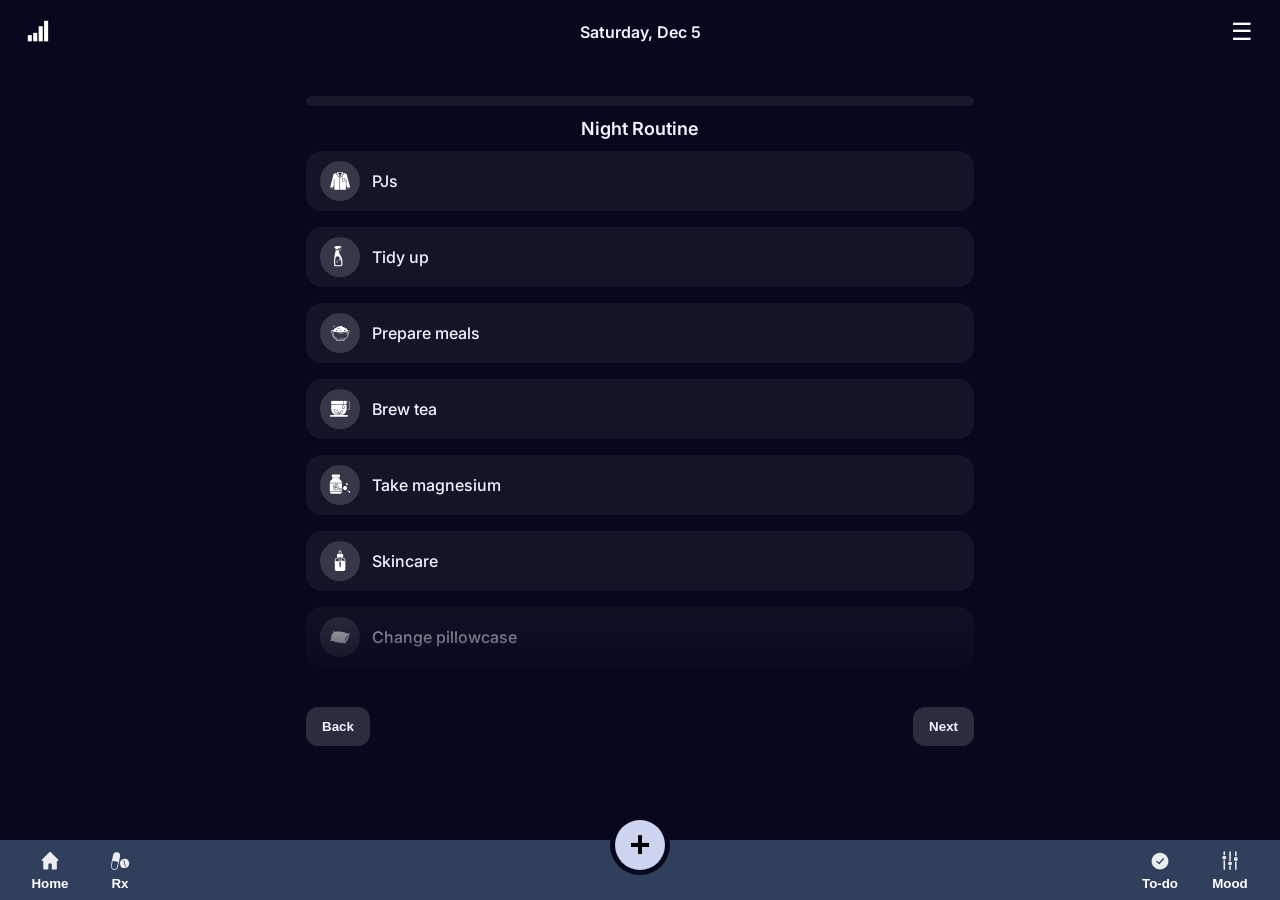
<file: night.html>
<!DOCTYPE html>
<html lang="en">
<head>
<meta charset="utf-8">
<meta name="theme-color" content="#07081d" id="navColor">
<meta name="viewport" content="width=device-width,initial-scale=1">
   <!-- Theme color for Android navigation bar -->
<title>Night</title>
<link href="https://fonts.googleapis.com/css2?family=Inter:wght@400;600;700&display=swap" rel="stylesheet">
<link rel="manifest" href="manifest.json">
<style>
/* ===============================================load
   ROOT VARIABLES
================================================= */
:root {
  --text: #f0f4ff;
  --background: #07081d;
  --card-radius: 14px;
  --bg-blur: 6px;
  --glass-bg: rgba(255,255,255,0.08);
  --glass-border: rgba(255,255,255,0.12);
  font-family: Inter, system-ui, -apple-system, "Segoe UI", Roboto, Arial;
}
/* ===============================================
   GLOBAL SETTINGS
================================================= */
* { box-sizing: border-box; }
html, body { height: 100%; margin: 0; overflow: hidden; }
body {
  margin: 0;
  padding: 0;
  min-height: 100vh;
  background: var(--background);
  color: var(--text);
  font-family: inherit;
}

/* ===============================================
   STICKY HEADER (Day + Menu)
================================================= */
#topHeader {
  position: sticky;
  top: 0;
  left: 0;
  width: 100%;
  display: flex;
  align-items: center;
  justify-content: space-between;
  padding: 10px 18px;
  z-index: 100;
}

/* Day of Week text inside header */
#dayOfWeek {
  flex: 1;
  text-align: center;
  font-size: 1rem;
  font-weight: 600;
  color: #f0f4ff;
  margin: 0;
  pointer-events: none; /* text is not interactive */
}

/* Settings / Menu button */
#btnSettings {
  background: transparent;
  border: none;
  font-size: 24px;
  color: #fff;
  cursor: pointer;
  padding: 8px;
  z-index: 101;
  position: relative;
  min-width: 40px;
  min-height: 40px;
}

#btnSettings:hover {
  color: #ddd;
}
#dataBtn {
  background: transparent;
  border: none;
  color: #fff;
  cursor: pointer;
  padding: 8px;
  z-index: 101;
  position: relative;
  min-width: 40px;
  min-height: 40px;
}

   #dataBtn img {
  width: 22px;
  height: 22px;
  object-fit: contain;
   filter:invert(1);
}

   /* pop up */-------------------------------
   
.popup-overlay {
    position: fixed;
    top: 0; left: 0; right: 0; bottom: 0;
    background: rgba(0,0,0,0.5);
    display: flex;
    justify-content: center;
    align-items: center; /* vertically centers popup */
    z-index: 5000;
    opacity: 0;
    pointer-events: none;
    transition: opacity 0.3s ease;
}

.popup-overlay.show {
    opacity: 1;
    pointer-events: all;
}

.popup-box {
    background: #1e1e35;
    padding: 20px;
    border-radius: 16px;
    text-align: center;
    min-width: 280px;
    max-width: 90%;        /* prevent overflow on small screens */
    transform: translateY(100px);
    transition: transform 0.3s ease, opacity 0.3s ease;
    opacity: 0;
    box-sizing: border-box;
}

.popup-overlay.show .popup-box {
    transform: translateY(0);
    opacity: 1;
}

.popup-box.hide {
    transform: translateY(100px);
    opacity: 0;
}

/* ==============================================
   WRAP / MAIN CONTENT
================================================= */
.wrap {
  width: 100%;
  max-width: 740px;
  margin: 0 auto;
  position: absolute;
  top: 60px;      /* header height */
  bottom: 60px;   /* footer height */
  left: 0;
  right: 0;
  padding: 18px;
}
/* ===============================================
   FIXED FOOTER NAV
================================================= */
.footer-nav {
  position: fixed;
  bottom: 0;
  left: 0;
  right: 0;
  height: 60px;
  background: #303f5c;
  display: flex;
  justify-content: space-between;
  align-items: center;
  padding: 0 25px;
}

.left-group, .right-group {
  display: flex;
  justify-content: space-between; /* even spacing between buttons */
  width: 120px; /* adjust width to fit 2 buttons evenly */
  margin: 0;
  gap: 0; /* spacing is controlled by flex */
}


/* Circular cutout behind the button */
.footer-nav::before {
  content: '';
  position: absolute;
  top: -25px; /* half the cutout height */
  left: 50%;
  transform: translateX(-50%);
  width: 60px;
  height: 60px;
  background: var(--background); /* match page background */
  border-radius: 50%;
  z-index: 110; /* below the button */
}

.floating-center-btn {
  position: fixed; /* outside the footer */
  bottom: 30px; /* vertically center it in the cutout */
  left: 50%;
  transform: translateX(-50%);
  width: 50px;  /* same as cutout */
  height: 50px;
  border-radius: 50%;
  background: #ccd4ef;
  border: none;
  display: flex;
  justify-content: center;
  align-items: center;
  font-size: 36px;
  font-weight: 700;
  color: #000;
  cursor: pointer;
  z-index: 130; /* above footer and cutout */
}

.footer-nav .switch-btn { display:flex; flex-direction:column; align-items:center; justify-content:center; gap:4px; padding:6px 0; width: 50px; background:transparent; border:none; cursor:pointer; border-radius:12px; }
.footer-nav .switch-btn img { width:22px; height:22px; opacity:0.9; filter:invert(1); }
.footer-nav .switch-btn span { color:#fff; font-weight:600; }
.footer-nav .switch-btn.active span { color:#8d4585; font-weight:700; }
/* ===============================================
   TIME INPUT
================================================= */
input[type="time"] {
     grid-column: 1 / -1; /* span all columns in the grid */
  width: 100%;                  /* span full width of card */
  padding: 14px 18px;           /* match option padding */
  font-size: 17px;               /* match option font size */
  font-weight: 500;
  border-radius: 16px;           /* rounded pill shape */
  border: 1px solid rgba(255,255,255,0.12); /* like opt-btn */
  background: rgba(255,255,255,0.05);
  color: #f0f4ff;                /* match opt-btn text */
  text-align: center;            /* center time text */
  font-family: inherit;
  cursor: pointer;
  -webkit-appearance: none;      /* remove default arrow styles */
  -moz-appearance: none;
  appearance: none;
  transition: transform 0.2s, background 0.2s;
}

input[type="time"]:hover {
  background: rgba(255,255,255,0.10);
  transform: scale(1.02);
}

input[type="time"]:focus {
  outline: none;
  border: 1px solid rgba(255,255,255,0.6);
  background: rgba(255,255,255,0.12);
}

/* ===============================================
   ANSWER BUTTONS
================================================= */
.opt-btn {
  display: flex;
  align-items: center;
  justify-content: center;
  gap: 10px;
  padding: 14px 18px;
  border-radius: 16px;
  background: rgba(255,255,255,0.05);
  border: 1px solid var(--glass-border);
  font-size: 17px;
  font-weight: 500;
  color: #f0f4ff;
  cursor: pointer;
  transition: transform 0.2s, background 0.2s;
  text-align: center;
  user-select: none;
}
.opt-btn:hover { background: rgba(255,255,255,0.10); transform: scale(1.02); }
.opt-btn.selected {
  background: rgba(255,255,255,0.25);
  border-color: rgba(255,255,255,0.5);
  box-shadow: 0 0 10px rgba(255,255,255,0.22);
  transform: scale(1.04);
}
body.morning .opt-btn { background: rgba(255,255,255,0.15); color: var(--morning-text); border-color: rgba(255,255,255,0.25); }
body.night .opt-btn { background: rgba(255,255,255,0.05); color:#fff; border-color: rgba(255,255,255,0.12); }
body.morning .opt-btn.selected { background: rgba(255,255,255,0.35); border-color: rgba(255,255,255,0.5); }
body.night .opt-btn.selected { background: rgba(255,255,255,0.25); border-color: rgba(255,255,255,0.4); }

/* ===============================================
   QUESTIONS + ICONS
================================================= */
.question-with-icon { display:flex; align-items:center; justify-content:center; gap:10px; margin-bottom:12px; text-align:left; }
.question-text { font-size:18px; font-weight:600; color:#f0f4ff; }
.question-icon {
  width:38px; height:38px; border-radius:50%;
  background: rgba(255,255,255,0.12);
  display:flex; justify-content:center; align-items:center;
  flex-shrink:0;
  transition: background 0.25s, transform 0.2s;
}
.question-icon img { width:60%; height:60%; filter:invert(1); }
.question-icon.special-icon img { width:80%; height:80%; }
.question-icon:hover { background: rgba(255,255,255,0.25); transform: scale(1.1); }

/* ===============================================
   DRINK COUNTERS
================================================= */
.drink-pill { display:flex; align-items:center; gap:6px; margin-bottom:12px; background:none; border:none; padding:4px 0; }
.drink-counter .drink-label { font-size:18px; font-weight:500; color:#fff; min-width:72px; }

.drink-pill:hover .icon-circle { background: rgba(255,255,255,0.25); transform: scale(1.05); }
.drink-pill:hover .counter-icon { transform: scale(1.06); opacity:0.95; }

.counter-inner { display:flex; align-items:center; gap:4px; }
.counter-inner .minus, .counter-inner .plus { background:none; border:none; color:#fff; font-weight:700; font-size:22px; cursor:pointer; padding:0 3px; transition: opacity 0.16s; }
.counter-inner .minus:hover, .counter-inner .plus:hover { opacity:0.72; }
.counter-inner span[id^="count-"] { color:#fff; font-size:18px; min-width:20px; text-align:center; }
.drink-counter { display:flex; align-items:center; gap:12px; flex-wrap:wrap; }

.counter-btn { background:transparent; border:none; color:#fff; font-size:20px; cursor:pointer; padding:0 6px; }
.counter-btn:focus { outline:none; }

   /* ===============================================
         secondary icons
 ================================================= */
/* Make the actual icon scale consistently inside the circle */
.icon-circle img,
.icon-circle img.counter-icon {
  width: 22px;               /* fixed visual size inside the 40px circle */
  height: 22px;
  max-width: 100%;
  max-height: 100%;
  object-fit: contain;       /* preserve aspect, center inside the circle */
  display: block;
filter:invert(1);
}

  .icon-circle {
  width: 40px;
  min-width: 40px;           /* prevents shrinking on narrow icons */
  height: 40px;
  border-radius: 50%;
  display: flex;
  justify-content: center;
  align-items: center;
  background: rgba(255,255,255,0.15);
  flex: 0 0 40px;            /* fixed flex-basis so text always starts the same */
  transition: background 0.25s ease, transform 0.2s ease;
}
/* ===============================================
   MENU
================================================= */
.settings-menu {
  position: fixed; top:0; left:0; height:100vh; width:50%;
  background: rgba(0,0,0,0.7); backdrop-filter: blur(18px) saturate(180%);
  display:flex; flex-direction:column; align-items:stretch;
  padding:20px 0; transform:translateX(-100%); transition: transform 0.4s ease; z-index:200;
}
.settings-menu.show { transform:translateX(0); }
.settings-menu button {
  background:transparent; border:none; padding:16px 20px; width:100%; text-align:left;
  font-weight:600; color:#fff; cursor:pointer; transition: background 0.25s ease, transform 0.2s ease;
}
.settings-menu button:hover { background: rgba(255,255,255,0.15); transform: translateX(6px); }

.menu-overlay { position: fixed; inset:0; background: rgba(0,0,0,0.5); opacity:0; pointer-events:none; transition: opacity 0.3s ease; z-index:150; }
.menu-overlay.show { opacity:1; pointer-events:all; }

/* ===============================================
   CARDS & QUESTIONS
================================================= */
main.card { padding:18px; border-radius:var(--card-radius); min-height:520px; }
.progress-wrap { display:flex; align-items:center; margin-bottom:12px; }
.progress { flex:1.2; height:10px; border-radius:8px; overflow:hidden; background:rgba(255,255,255,0.06); }
.bar { height:100%; width:0%; background:linear-gradient(90deg,rgba(255,255,255,0.15),rgba(255,255,255,0.3)); border-radius:8px; transition:width 0.25s; }
.question { font-size:18px; margin-bottom:12px; font-weight:600; color:#f0f4ff; }
.options { display:grid; grid-template-columns:1fr 1fr; gap:10px; }
.options.column-options { display:flex; flex-direction:column; gap:8px; }

/* ===============================================
   MORNING CHECKLIST
================================================= */
.checklist { display:flex; flex-direction:column; gap:8px; padding-bottom:60px; }
.checklist-title { font-size:18px; font-weight:600; color:#f0f4ff; margin-bottom:12px; text-align:center; }
.check-item {
  display: flex;
  align-items: center;
  gap: 12px;                 /* consistent spacing between icon and text */
  margin-bottom: 8px;
  padding: 10px 14px;
  border-radius: 16px;
  background: rgba(255,255,255,0.05);
  cursor: pointer;
  transition: background 0.2s ease;
}.check-item:hover { background:rgba(255,255,255,0.1); }
.check-text {
  flex: 1 1 auto;            /* text fills the remaining width */
  margin: 0;                 /* remove any accidental margin */
  font-weight: 500;
  color: #f0f4ff;
  line-height: 1;            /* tighter control so it aligns vertically */
}.check-item.selected .check-text { text-decoration:line-through; opacity:0.6; }
.checklist-wrapper { max-height:60vh; overflow-y:auto; -webkit-mask-image: linear-gradient(to bottom, black 80%, transparent 100%); }

/* ===============================================
   BACK NEXT BUTTONS
================================================= */
.controls { display:flex; gap:10px; justify-content:space-between; margin-top:16px; }
.back-btn, .next-btn {
  background:rgba(255,255,255,0.15); color:#f0f4ff; font-weight:700;
  border:0; padding:12px 16px; border-radius:12px; cursor:pointer; backdrop-filter:blur(6px);
  transition:opacity 0.2s;
}
.back-btn:hover, .next-btn:hover { opacity:0.85; }
.back-btn[disabled], .next-btn[disabled] { opacity:0.5; cursor:not-allowed; }
.done-note { font-size:20px; text-align:center; font-weight:700; margin-top:80px; }

.back-to-checklist {
  display:inline-block; margin-top:40px; padding:10px 18px; border:none; border-radius:20px;
  background: rgba(255,255,255,0.15); color:#f0f4ff; font-size:16px; font-weight:500; cursor:pointer;
  transition: background 0.25s ease, transform 0.2s ease;
}
.back-to-checklist:hover { background: rgba(255,255,255,0.25); transform: scale(1.05); }

   /* ===============================================
   ANIMATIONS
================================================= */
@keyframes fadeIn { from{opacity:0;} to{opacity:1;} }
@keyframes slideUp { from{transform:translateY(40px); opacity:0;} to{transform:translateY(0); opacity:1;} }

/* ===============================================
   RESPONSIVE / MOBILE
================================================= */
@media (max-width:480px) { 
  body{padding:12px;}
  .opt-btn, .counter-btn{font-size:16px;padding:12px;}
  .counter-icon{width:20px;height:20px;}
  input[type=time]{font-size:16px;padding:12px;}
}

</style>
</head>
<body class="night">
  <!-- Sticky header -->
  <header id="topHeader">
    <button class="switch-btn data" id="dataBtn"><img src="icons/chart.svg" alt="Data"></button>
    <div id="dayOfWeek">Monday</div>
    <button id="btnSettings">☰</button>
  </header>

  <!-- Menu overlay & settings -->
  <div id="menuOverlay" class="menu-overlay"></div>
  <div id="settingsMenu" class="settings-menu">
    <button id="btnExport">Export data</button>
    <button id="btnClearToday">Clear Today's Data</button>
  </div>

  <!-- Main content wrapper -->
  <div class="wrap">
    <main class="card">
      <div class="progress-wrap"><div class="progress"><div class="bar" id="progressBar"></div></div></div>
      <div id="contentArea"></div>
      <div class="controls">
        <button class="back-btn" id="backBtn">Back</button>
        <button class="next-btn" id="nextBtn">Next</button>
      </div>
    </main>
  </div>

  <!-- Sticky footer nav -->
<footer class="footer-nav">
  <div class="left-group">
    <button class="switch-btn home" id="homeBtn"><img src="icons/home.svg" alt="Home"><span>Home</span></button>
   <button class="switch-btn rx" id="rxBtn"><img src="icons/rx1.svg" alt="rx"><span>Rx</span></button>
  </div>
  <div class="right-group">
    <button class="switch-btn todo" id="todoBtn"><img src="icons/todo.svg" alt="todo"><span>To-do</span></button>
   <button class="switch-btn mood" id="moodBtn"><img src="icons/mood.svg" alt="mood"><span>Mood</span></button>
  </div>
</footer>
<button class="floating-center-btn" id="centralBtn">+</button>
<script>
document.addEventListener('DOMContentLoaded', () => {

  /******************************
   * SERVICE WORKER REGISTRATION
   ******************************/
  if ('serviceWorker' in navigator) {
    window.addEventListener('load', () => {
      navigator.serviceWorker
        .register('/tracker/service-worker.js')
        .then(reg => console.log('SW registered:', reg))
        .catch(err => console.error('SW registration failed:', err));
    });
  }

  /******************************
   * GLOBAL VARIABLES
   ******************************/
  let currentIndex = 0;
  let answers = {};
  const mode = 'night'; // fixed mode

  document.body.classList.add('night');

  /******************************
   * QUESTIONS & CHECKLIST
   ******************************/
  const NIGHT = [
    { key: 'psyllium', type:'single', label: 'Take psyllium', options:['Yes','No'], autoNext:true, icon:'grain.svg' },
    { key: 'left_house', type:'single', label:'Did you leave the house?', options:['Nope','Seconds','Briefly','1h+','2h+','Fair amount','All day'], autoNext:true, icon:'key.svg' },
    { key: 'day_description', type:'single', label:'How was today?', options:['Bedrot','Mostly wasted','Chilled','Somewhat productive','Hyperproductive','Busy','Good'], autoNext:true, icon:'clock.svg' },
    { key:'saw_dogs', type:'single', label:'Did you see the dogs today?', options:['Little ones','Yes','No'], autoNext:true, icon:'dog.svg'},
    { key:'feel_with_L', type:'single', label:'How do you feel with L today?', options:['Elated','Sensitive','Pretty good','Fine','Irritated','Somewhat insecure','Anxiously insecure','Anguish'], autoNext:true, icon: 'l.svg'},
    { key:'house_state', type:'single', label:'What is the state of the house?', options:['Disaster','Very messy','A bit messy','Fine - a few dishes','Pretty tidy','Spotless'], autoNext:true, icon: 'lounge.svg' },
    { key:'drove', type:'single', label:'Did you drive today?', options:['No','<30 mins','30 mins+','1h+'], autoNext:true, icon: 'drive.svg' },
    { key:'body_feelings', type:'single', label:'Feeling about your body?', options:["Hadn't thought about it","Passing thoughts","Momentarily down","Depressed or gross","Fixated","Disgusting / really preoccupied","All-consuming"], autoNext:true, icon: 'body.svg'},
    { key:'food_desc', type:'single', label:'How did you eat?', options:['Binged','Grazed random crap','Indulgent but satisfying','Big portions of good food','Balanced food + portions','Restricted food + portions'], autoNext:true, icon: 'veg.svg' },
    { key: 'caffeine_alcohol', type:'multi', label:'How much caffeine / alcohol?', options:['Coffee','Tea','Beer','Spirits','Wine','Mate'], icon:'beans.svg' },
    { key: 'sickness', type:'multi', label:'Sickness / symptoms', options:['UTI feeling','UTI','Headache','Migraine','Ulcer','Nausea','Gassy','Trapped gas','Cold/flu','Allergies','Vomiting','None'], icon:'health.svg' },
    { key:'most_prominent', type:'multi', label:'What is most prominent?', options:['Somatic anxiety','Mental anxiety','OCD','Depression','BPD','ADHD','BDD', 'None'], autoNext:true, icon: 'mh.svg'  },
    { key:'meds', type:'multi', label:'Any extra medication?', options:['1mg benzo','Painkillers','2mg benzo','Antisickness','3mg benzo','Antihistamine','D-Mannose','Antibiotic', 'Antinausea', 'None'],  autoNext:true, icon: 'meds.svg' },
    { key: 'sensory_triggers', type:'multi', label:'Any sensory triggers?', options:['Body fat','Body size','Dirty / messy flat','Skin','Hair','Clothes','Outside environment','None'], autoNext:true, icon:'sense.svg' },
    { key: 'appointments', type:'multi', label:'Did you have appointments?', options:['Psych','Therapy (online)','Therapy','Doctor','Blood tests','None'], autoNext:true, icon:'dr.svg' },
    { key: 'movement', type:'multi', label:'Did you move today?', options:['Tidying / cleaning','City walking','Stroll','Quick dog walk','Long dog walk','Hike','Jog','None'], autoNext:true, icon:'move.svg' },
    { key: 'talked_to_anyone', type:'multi', label:'Who did you talk to?', options:['General public','Health professional','Acquaintances','Friends','Friends of L','Family','None'], autoNext:true, icon:'speak.svg' },
    { key: 'wellness', type:'multi', label:'Do any wellness shit?', options:['Shakti mat','Stretching','Moments of mindfulness','Meditation','Therapy notes','Deep breathing','None'], autoNext:true, icon:'lotus.svg' },
    { key: 'creative', type:'multi', label:'Do anything creative?', options:['Painting','DIY','Guitar','Sewing','Van stuff','Reading','None'], autoNext:true, icon:'paint.svg' },
    { key: 'closed_eyes_time', type:'time', label:'What time are you closing your eyes?', autoNext:true, icon:'sleeptime.svg', autoNext:true, specialIcon:true }
  ];

  const NIGHT_CHECKLIST_ITEMS = [
   { key: 'pjs', label:'PJs', icon:'pjs.svg' },
   { key: 'tidy_up_night', label:'Tidy up', icon:'spray.svg' },
    { key: 'prepare_breakfast', label:'Prepare meals', icon:'porridge.svg' },
    { key: 'tea_night', label:'Brew tea', icon:'herb.svg' },
    { key: 'magnesium', label: 'Take magnesium', icon:'mg.svg' },
   { key: 'skincare_night', label:'Skincare', icon:'dropper.svg' },
    { key: 'pillowcase', label: 'Change pillowcase', icon:'pillow.svg'},
    { key: 'shatki', label: 'Shatki mat', icon:'lotus.svg'},
    { key: 'teeth_night', label:'Brush teeth', icon:'toothbrush.svg' },
    { key: 'flossed', label:'Floss teeth', icon:'floss.svg'}
  ];

  /******************************
   * GLOBAL ELEMENTS
   ******************************/
  const contentArea = document.getElementById('contentArea');
  const backBtn = document.getElementById('backBtn');
  const nextBtn = document.getElementById('nextBtn');
  const progressBar = document.getElementById('progressBar');

document.getElementById('homeBtn').onclick = () => { window.location.href = 'index.html'; };
  document.getElementById('todoBtn').onclick = () => { window.location.href = 'todo.html'; };
  document.getElementById('dataBtn').onclick = () => { window.location.href = 'data.html'; };
  document.getElementById('moodBtn').onclick = () => { window.location.href = 'mood.html'; };
  document.getElementById('rxBtn').onclick = () => { window.location.href = 'rx.html'; };

  const btnSettings = document.getElementById('btnSettings');
  const settingsMenu = document.getElementById('settingsMenu');
  const menuOverlay = document.getElementById('menuOverlay');

  btnSettings.onclick = () => {
    const isOpen = settingsMenu.classList.toggle('show');
    menuOverlay.classList.toggle('show', isOpen);
  };
  menuOverlay.onclick = () => {
    settingsMenu.classList.remove('show');
    menuOverlay.classList.remove('show');
  };
  settingsMenu.addEventListener("click", () => {
    settingsMenu.classList.remove('show');
    menuOverlay.classList.remove('show');
  });

  /******************************
   * DATE & STORAGE HELPERS
   ******************************/
  function getTodayDate() {
    return new Date().toLocaleDateString('en-GB');
  }

  function loadSavedData() {
    const day = getTodayDate();
    const all = JSON.parse(localStorage.getItem('dailyTrackerData') || '{}');
    const modeData = all[day]?.night;

    if (modeData) {
      currentIndex = modeData.currentIndex || 0;
      answers = modeData.answers || {};
    } else {
      currentIndex = 0;
      answers = {};
    }
  }

  function saveData() {
    const day = getTodayDate();
    let all = JSON.parse(localStorage.getItem('dailyTrackerData')) || {};
    if (!all[day]) all[day] = {};
    all[day].night = { currentIndex, answers };
    localStorage.setItem('dailyTrackerData', JSON.stringify(all));
  }

  window.addEventListener('beforeunload', saveData);

/******************************
 * UI RENDERING
 ******************************/
function updateDayOfWeek() {
    const dayOfWeekElement = document.getElementById('dayOfWeek');
    const today = new Date();
    const options = { weekday: 'long', month: 'short', day: 'numeric' };
    dayOfWeekElement.textContent = today.toLocaleDateString('en-US', options);
}

function loadUI() {
    updateDayOfWeek();

    // Load checklist first if not done
    if (!answers._nightChecklistDone) {
        loadNightChecklist();
        return;
    }

    // If all questions answered, show done page
    if (currentIndex >= NIGHT.length) {
        contentArea.innerHTML = `<div class="done-note">Night done</div>`;
        backBtn.style.display = 'none';
        nextBtn.style.display = 'none';
        return;
    }

    const q = NIGHT[currentIndex];
    let html = '';

    // Question header
    if (q.icon) {
        html += `<div class="question-with-icon">
                    <div class="question-icon${q.specialIcon ? ' special-icon' : ''}">
                        <img src="icons/${q.icon}" alt="${q.label}">
                    </div>
                    <span class="question-text">${q.label}</span>
                 </div>`;
    } else {
        html += `<div class="question">${q.label}</div>`;
    }

    html += `<div class="options${q.key === 'how_slept' ? ' column-options' : ''}">`;

    // Single-choice question
    if (q.type === 'single') {
        q.options.forEach(opt => {
            const selected = answers[q.key] === opt ? 'selected' : '';
            html += `<button class="opt-btn ${selected}" onclick="selectOption('${opt}')">${opt}</button>`;
        });
    }
    // Multi-choice question
    else if (q.type === 'multi') {

        // Special counter question for caffeine/alcohol
        if (q.key === 'caffeine_alcohol') {
            if (!answers[q.key]) answers[q.key] = {};
            q.options.forEach(opt => {
                const count = answers[q.key][opt] || 0;
                html += `
                <div class="opt-btn drink-pill">
                    <span style="flex:1">${opt}</span>
                    <div class="counter-inner">
                        <span class="minus" onclick="updateCounter('${opt}', -1)">−</span>
                        <span id="count-${opt}">${count}</span>
                        <span class="plus" onclick="updateCounter('${opt}', 1)">+</span>
                    </div>
                </div>`;
            });

            // Enable next button for counter
            nextBtn.disabled = false;
            nextBtn.onclick = () => {
                currentIndex++;
                loadUI();
            };
        } 
        // Regular multi-choice
        else {
            if (!answers[q.key]) answers[q.key] = [];
            q.options.forEach(opt => {
                const selected = answers[q.key].includes(opt) ? 'selected' : '';
                html += `<button class="opt-btn ${selected}" onclick="toggleMultiOption('${q.key}','${opt}')">${opt}</button>`;
            });
        }
    }
    // Time input
    else if (q.type === 'time') {
        html += `<input type="time" value="${answers[q.key] || ''}" onchange="selectOption(this.value)" />`;
    }

    html += '</div>';
    contentArea.innerHTML = html;

    // Show/hide navigation
    backBtn.style.display = currentIndex > 0 ? 'inline-block' : 'none';
    nextBtn.style.display = 'inline-block';
    nextBtn.textContent = 'Next';

    // Set nextBtn.disabled safely
    if (q.key === 'caffeine_alcohol') {
        nextBtn.disabled = false;
    } else {
        nextBtn.disabled = !answers[q.key] || (Array.isArray(answers[q.key]) && answers[q.key].length === 0);
    }

    updateProgressBar();
}

// Counter update function
window.updateCounter = (opt, delta) => {
    if (!answers['caffeine_alcohol']) answers['caffeine_alcohol'] = {};
    let val = answers['caffeine_alcohol'][opt] || 0;
    val += delta;
    if (val < 0) val = 0;
    answers['caffeine_alcohol'][opt] = val;

    const el = document.getElementById(`count-${opt}`);
    if (el) el.textContent = val;

    saveData();
    updateProgressBar();
};

  /******************************
   * ANSWER HANDLERS
   ******************************/
  window.selectOption = (opt) => {
    const q = NIGHT[currentIndex];
    answers[q.key] = opt;
    saveData();
    if (q.autoNext) currentIndex++;
    loadUI();
    updateProgressBar();
  };

window.toggleMultiOption = (qKey, opt) => {
    if (!answers[qKey]) answers[qKey] = [];
    const selected = answers[qKey].includes(opt);

    // Find the question object matching qKey
    const q = NIGHT.find(question => question.key === qKey);
    if (!q) return;

    const isNone = opt.trim().toLowerCase() === 'none';

    if (isNone) {
        if (!selected) {
            // Select only 'None'
            answers[qKey] = [opt];
            saveData();

            // Auto-next if enabled
            if (q.autoNext) {
                currentIndex = NIGHT.findIndex(question => question.key === qKey) + 1;
                loadUI();
                return;
            }
        } else {
            // Deselect None
            answers[qKey] = [];
        }
    } else {
        // Remove None if other options selected
        answers[qKey] = answers[qKey].filter(o => o.trim().toLowerCase() !== 'none');

        if (!selected) answers[qKey].push(opt);
        else answers[qKey] = answers[qKey].filter(o => o !== opt);
    }

    saveData();

    // 🔹 If 'None' is already the only answer (e.g. after reload), autoNext
if (answers[qKey].length === 1 && isNone) {
    currentIndex = NIGHT.findIndex(question => question.key === qKey) + 1;
    loadUI();
    return;
}

    loadUI();
};


backBtn.onclick = () => {
  if (currentIndex > 0) {
    currentIndex--;
    loadUI();
  } else {
    // On first question, go back to checklist
    loadNightChecklist();
  }
};
  nextBtn.onclick = () => { currentIndex++; loadUI(); saveData(); };

  /******************************
 * NIGHT CHECKLIST
 ******************************/
function loadNightChecklist() {
    const wrapper = document.querySelector('.checklist-wrapper');
    const scrollPos = wrapper ? wrapper.scrollTop : 0;

    let html = `
    <div class="checklist-title">Night Routine</div>
    <div class="checklist-wrapper">
      <div class="checklist">
        ${NIGHT_CHECKLIST_ITEMS.map(item => {
          const selected = answers[item.key] === 'Yes' ? 'selected' : '';
          return `<div class="check-item ${selected}" onclick="toggleNightChecklist('${item.key}')">
            <div class="icon-circle"><img src="icons/${item.icon}" alt="${item.label}" class="counter-icon"></div>
            <span class="check-text">${item.label}</span>
          </div>`;
        }).join('')}
        <div style="height:80px;"></div>
      </div>
    </div>`;

    contentArea.innerHTML = html;

    // Restore scroll position
    const newWrapper = document.querySelector('.checklist-wrapper');
    if (newWrapper) newWrapper.scrollTop = scrollPos;

    // Disable back button visually and functionally
    backBtn.style.display = 'inline-block';
    backBtn.classList.add('disabled');
    backBtn.onclick = null;

    // Next button always enabled
    nextBtn.style.display = 'inline-block';
    nextBtn.textContent = 'Next';
    nextBtn.disabled = false;
    nextBtn.onclick = () => {
        answers._nightChecklistDone = true;
        saveData();
        currentIndex = 0;
        loadUI();
    };

    updateProgressBar();
}

window.toggleNightChecklist = (key) => {
    const wrapper = document.querySelector('.checklist-wrapper');
    const scrollPos = wrapper ? wrapper.scrollTop : 0;

    // Toggle answer
    answers[key] = answers[key] === 'Yes' ? 'No' : 'Yes';
    saveData();

    // Reload checklist
    loadNightChecklist();

    // Restore scroll
    const newWrapper = document.querySelector('.checklist-wrapper');
    if (newWrapper) newWrapper.scrollTop = scrollPos;

    // Scroll newly selected item into view
    if (answers[key] === 'Yes') {
        const el = document.querySelector(`[onclick="toggleNightChecklist('${key}')"]`);
        if (el) el.scrollIntoView({ behavior: 'smooth', block: 'center' });
    }
};

  /******************************
   * PROGRESS BAR
   ******************************/
  function updateProgressBar() {
    const keys = [...NIGHT_CHECKLIST_ITEMS.map(i=>i.key), ...NIGHT.map(q=>q.key)];
    let done = keys.filter(key => {
      if (NIGHT_CHECKLIST_ITEMS.find(i=>i.key===key)) return answers[key]==='Yes';
      return answers[key];
    }).length;
    progressBar.style.width = Math.round((done/keys.length)*100)+'%';
  }

  /******************************
   * INITIALIZE
   ******************************/
  loadSavedData();
  loadUI();

});
</script>
</body>
</html>
</file>
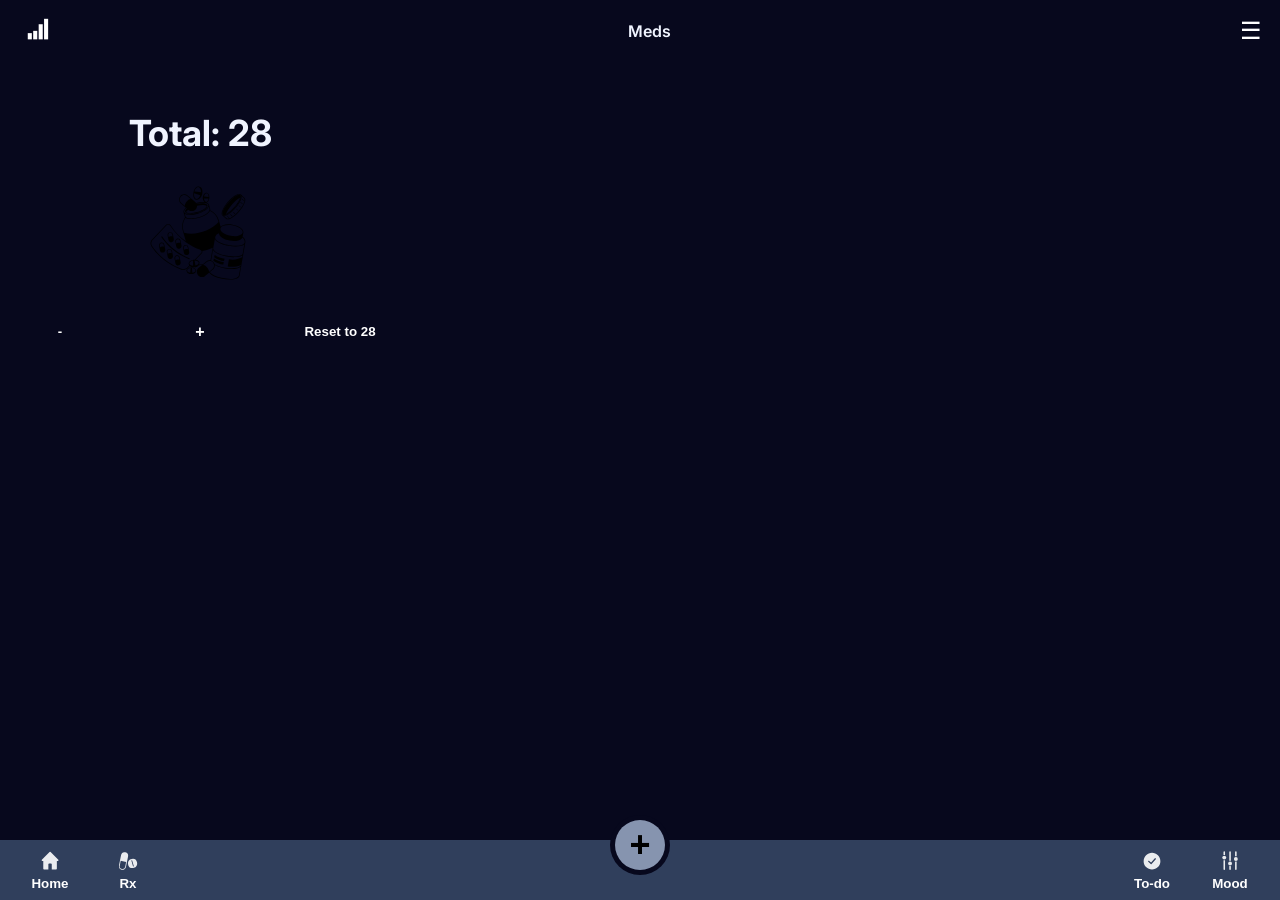
<file: rx.html>
<!DOCTYPE html>
<html lang="en">
<head>
<meta charset="UTF-8">
<meta name="viewport" content="width=device-width, initial-scale=1.0">
<title>Medication Counter</title>
<link href="https://fonts.googleapis.com/css2?family=Inter:wght@400;600;700&display=swap" rel="stylesheet">
<style>
:root {
  --text: #f0f4ff;
  --background: #07081d;
  --card-radius: 14px;
  --bg-blur: 6px;
  --glass-bg: rgba(255,255,255,0.08);
  --glass-border: rgba(255,255,255,0.12);
  font-family: Inter, system-ui, -apple-system, "Segoe UI", Roboto, Arial;
}
/* ===============================================
   GLOBAL SETTINGS
================================================= */
* { box-sizing: border-box; }
html, body { height: 100%; margin: 0; overflow: hidden; }
body {
  margin: 0;
  padding: 0;
  min-height: 100vh;
  background: var(--background);
  color: var(--text);
  font-family: inherit;

/* Header like History page */
#topHeader {
  position: sticky;
  top: 0;
  left: 0;
  width: 100%;
  display: flex;
  align-items: center;
  justify-content: space-between;
  padding: 10px 18px;
  z-index: 100;
}

#dayOfWeek {
  flex: 1;
  text-align: center;
  font-size: 1rem;
  font-weight: 600;
  color: #f0f4ff;
  margin: 0;
  pointer-events: none;
}

#btnSettings {
  background: transparent;
  border: 0;
  font-size: 24px;
  color: #fff;
  cursor: pointer;
  padding: 0;
}

/* Settings menu */
.settings-menu {
  position: fixed;
  top: 0;
  left: 0;
  height: 100vh;
  width: 50%;
  background: rgba(0,0,0,0.7);
  backdrop-filter: blur(18px) saturate(180%);
  display: flex;
  flex-direction: column;
  padding: 20px 0;
  transform: translateX(-100%);
  transition: transform .4s ease;
  z-index: 200;
}

.settings-menu.show { transform: translateX(0); }

.settings-menu button {
  background: transparent;
  border: 0;
  padding: 16px 20px;
  width: 100%;
  text-align: left;
  font-weight: 600;
  color: #fff;
  cursor: pointer;
  transition: background .25s, transform .2s;
}

.settings-menu button:hover {
  background: rgba(255,255,255,0.15);
  transform: translateX(6px);
}

.menu-overlay {
  position: fixed;
  inset: 0;
  background: rgba(0,0,0,0.5);
  opacity: 0;
  pointer-events: none;
  transition: opacity .3s;
  z-index: 150;
}

.menu-overlay.show {
  opacity: 1;
  pointer-events: all;
}

/* Card */
.wrap {
  width: 100%;
  max-width: 400px;
  margin-top: 20px;
  display: flex;
  justify-content: center;
}

main.card {
  padding: 20px;
  border-radius: var(--card-radius);
  background: var(--card-bg);
  display: flex;
  flex-direction: column;
  align-items: center;
}

#plusBtn {
  width: auto; /* inherit pill-btn width */
  height: auto; 
  border-radius: 24px;
  padding: 12px 20px;
  font-weight: 600;
  font-size: inherit;
  background: var(--button-bg);
  border: 0;
  cursor: pointer;
}

/* Minus + Reset buttons */
button.pill-btn {
  background: var(--button-bg);
  border: 0;
  border-radius: 24px;
  color: #fff;
  font-weight: 600;
  padding: 12px 20px;
  cursor: pointer;
  margin: 5px;
  min-width: 120px;
}

/* Total display */
#totalDisplay {
  font-size: 36px;
  font-weight: 700;
  margin: 10px 0;
  text-align: center;
}

/* Popup */
.popup-overlay {
  position: fixed;
  inset: 0;
  background: rgba(0,0,0,0.6);
  display: none;
  justify-content: center;
  align-items: center;
  z-index: 100;
}

.popup {
  background: rgba(0,0,0,0.85);
  padding: 20px;
  border-radius: 14px;
  text-align: center;
  color: #fff;
  display: flex;
  flex-direction: column;
  gap: 15px;
}

.popup button {
  padding: 10px 20px;
  border-radius: 12px;
  border: 0;
  cursor: pointer;
  font-weight: 600;
}

.popup .appointment {
  background: #4caf50;
  color: #fff;
}

.popup .remind {
  background: #2196f3;
  color: #fff;
}

.footer-nav {
  position: fixed;
  bottom: 0;
  left: 0;
  right: 0;
  height: 60px;
  background: #303f5c;
  display: flex;
  justify-content: space-between;
  align-items: center;
  padding: 0 25px;
}

.left-group {
  display: flex;
  gap: 28px;
  margin-right: 50px; /* space for central button */
}

.right-group {
  display: flex;
  gap: 28px;
  margin-left: 0px; /* space for central button */
}


/* Circular cutout behind the button */
.footer-nav::before {
  content: '';
  position: absolute;
  top: -25px; /* half the cutout height */
  left: 50%;
  transform: translateX(-50%);
  width: 60px;
  height: 60px;
  background: var(--background); /* match page background */
  border-radius: 50%;
  z-index: 110; /* below the button */
}

.floating-center-btn {
  position: fixed; /* outside the footer */
  bottom: 30px; /* vertically center it in the cutout */
  left: 50%;
  transform: translateX(-50%);
  width: 50px;  /* same as cutout */
  height: 50px;
  border-radius: 50%;
  background: #8694af;
  border: none;
  display: flex;
  justify-content: center;
  align-items: center;
  font-size: 36px;
  font-weight: 700;
  color: #000;
  cursor: pointer;
  z-index: 130; /* above footer and cutout */
}

.footer-nav .switch-btn { display:flex; flex-direction:column; align-items:center; justify-content:center; gap:4px; padding:6px 0; width: 50px; background:transparent; border:none; cursor:pointer; border-radius:12px; }
.footer-nav .switch-btn img { width:22px; height:22px; opacity:0.9; filter:invert(1); }
.footer-nav .switch-btn span { color:#fff; font-weight:600; }
.footer-nav .switch-btn.active span { color:#8d4585; font-weight:700; }
  
}
    #dataBtn {
  background: transparent;
  border: none;
  color: #fff;
  cursor: pointer;
  padding: 8px;
  z-index: 101;
  position: relative;
  min-width: 40px;
  min-height: 40px;
}

   #dataBtn img {
  width: 22px;
  height: 22px;
  object-fit: contain;
   filter:invert(1);
}
</style>
</head>
<body class="morning">

<!-- Header -->
<header id="topHeader">
  <button class="switch-btn data" id="dataBtn"><img src="icons/chart.svg" alt="Data"></button>
  <div id="dayOfWeek">Meds</div>
  <button id="btnSettings">☰</button>
</header>


<!-- Menu overlay & settings -->
<div id="menuOverlay" class="menu-overlay"></div>
<div id="settingsMenu" class="settings-menu">
  <button id="btnExport">Export Data</button>
  <button id="btnClearToday">Reset Total to 28</button>
</div>

<!-- Main content -->
<div class="wrap">
  <main class="card">
    <div id="totalDisplay">Total: 28</div>

    <button id="plusBtn">
      <img src="icons/meds.svg" alt="Meds">
    </button>

  <div style="display:flex; gap:10px;">
  <button id="minusBtn" class="pill-btn">-</button>
  <button id="plusBtn" class="pill-btn">+</button>
  <button id="resetBtn" class="pill-btn">Reset to 28</button>
</div>

  </main>
</div>

<!-- Popup -->
<div id="popupOverlay" class="popup-overlay">
  <div class="popup">
    <div>Medication low!</div>
    <button id="makeAppointment" class="appointment">Make Appointment</button>
    <button id="remindLater" class="remind">Remind Me Later</button>
  </div>
</div>

<footer class="footer-nav">
  <div class="left-group">
    <button class="switch-btn home" id="homeBtn"><img src="icons/home.svg" alt="Home"><span>Home</span></button>
   <button class="switch-btn rx" id="rxBtn"><img src="icons/rx1.svg" alt="rx"><span>Rx</span></button>
  </div>
  <div class="right-group">
    <button class="switch-btn todo" id="todoBtn"><img src="icons/todo.svg" alt="todo"><span>To-do</span></button>
   <button class="switch-btn mood" id="moodBtn"><img src="icons/mood.svg" alt="mood"><span>Mood</span></button>
  </div>
</footer>
<button class="floating-center-btn" id="centralBtn">+</button>

<script>
  // Footer navigation handlers
  document.getElementById('homeBtn').onclick = () => { window.location.href = 'index.html'; };
  document.getElementById('todoBtn').onclick = () => { window.location.href = 'todo.html'; };
  document.getElementById('moodBtn').onclick = () => { window.location.href = 'mood.html'; };
  document.getElementById('rxBtn').onclick = () => { window.location.href = 'rx.html'; };
  document.getElementById('dataBtn').onclick = () => { window.location.href = 'data.html'; };

document.addEventListener('DOMContentLoaded', () => {
  const plusBtn = document.getElementById("plusBtn");
  const minusBtn = document.getElementById("minusBtn");
  const resetBtn = document.getElementById("resetBtn");
  const totalDisplay = document.getElementById("totalDisplay");
  const popupOverlay = document.getElementById("popupOverlay");
  const makeAppointment = document.getElementById("makeAppointment");
  const remindLater = document.getElementById("remindLater");

  const sanitasURL = "https://www.sanitas.es/misanitas/online/clientes/#/appointmentsV2/selection";

  let total = parseInt(localStorage.getItem("medTotal") || "28", 10);
  let popupDismissed = false;

  function updateDisplay() {
    totalDisplay.textContent = "Total: " + total;
    localStorage.setItem("medTotal", total);
    if(total <= 5 && !popupDismissed) {
      popupOverlay.style.display = "flex";
    }
  }

  plusBtn.addEventListener("click", () => {
    total += 1;
    popupDismissed = false;
    updateDisplay();
  });

  minusBtn.addEventListener("click", () => {
    if(total > 0) total -= 1;
    popupDismissed = false;
    updateDisplay();
  });

  resetBtn.addEventListener("click", () => {
    total = 28;
    popupDismissed = false;
    updateDisplay();
  });

  makeAppointment.addEventListener("click", () => {
    window.location.href = sanitasURL;
  });

  remindLater.addEventListener("click", () => {
    popupOverlay.style.display = "none";
    popupDismissed = true;
  });

  // Footer navigation
  document.getElementById('morningBtn').onclick = () => location.reload();
  document.getElementById('nightBtn').onclick = () => window.location.href='index.html?mode=night';
  document.getElementById('historyBtn').onclick = () => window.location.href='history.html';
  document.getElementById('dataBtn').onclick = () => window.location.href='data.html';
  document.getElementById('blankBtn').onclick = () => window.location.href='blank.html';

  // Settings menu
  const btnSettings = document.getElementById('btnSettings');
  const settingsMenu = document.getElementById('settingsMenu');
  const menuOverlay = document.getElementById('menuOverlay');

  btnSettings.onclick = () => {
    const isOpen = settingsMenu.classList.toggle('show');
    menuOverlay.classList.toggle('show', isOpen);
  };
  menuOverlay.onclick = () => {
    settingsMenu.classList.remove('show');
    menuOverlay.classList.remove('show');
  };

  updateDisplay();
});
</script>

</body>
</html>
</file>
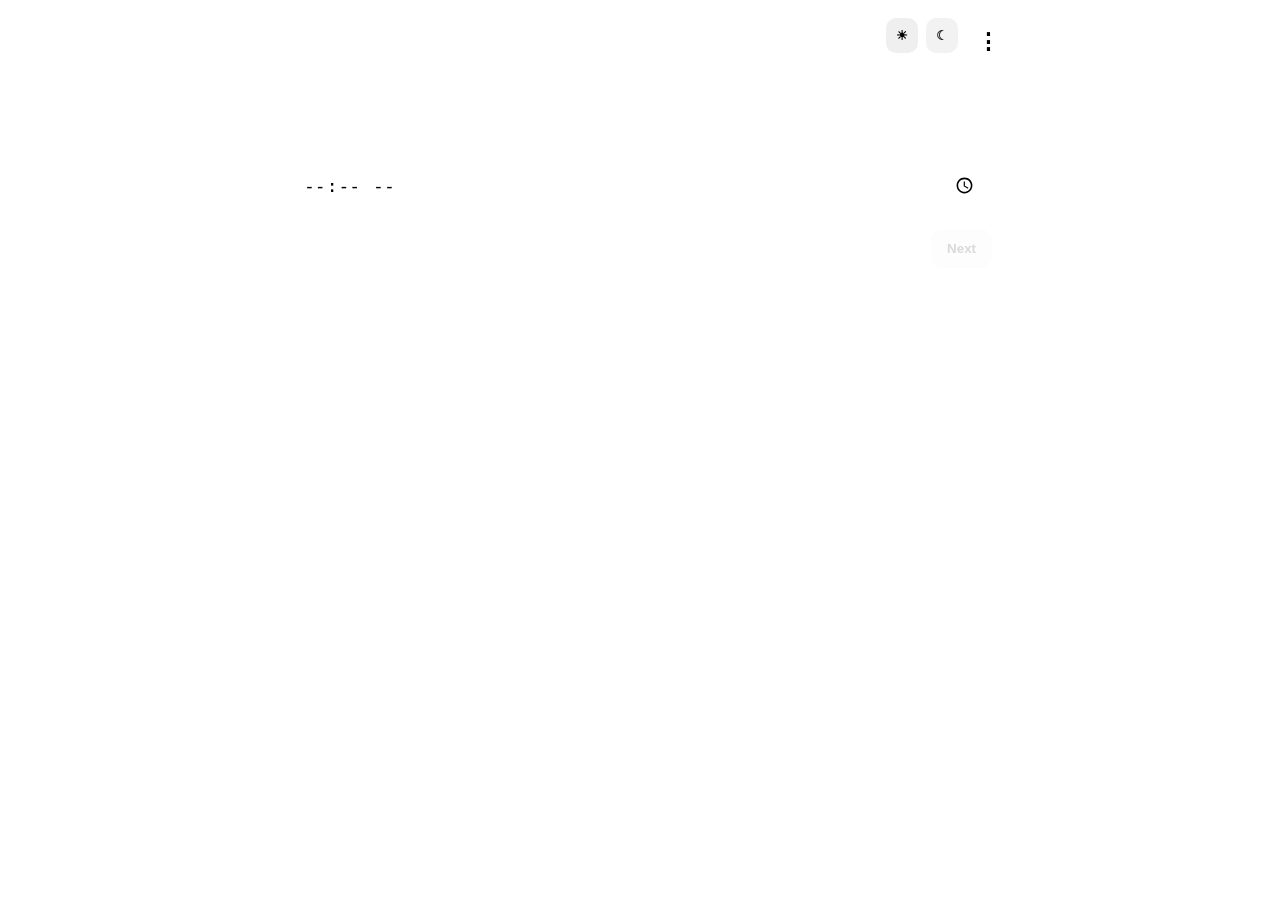
<file: test dev.html>
<html lang="en" class="ai-style-change-1"><head>
<meta charset="utf-8">
<meta name="viewport" content="width=device-width,initial-scale=1">
<title>Daily Tracker</title>
<link href="https://fonts.googleapis.com/css2?family=Inter:wght@400;600;700&amp;display=swap" rel="stylesheet">
<style>
  :root{
    --morning-text:#3b1b10;
    --night-text:#f0f4ff;
    --card-radius:14px;
    font-family: Inter, system-ui, -apple-system, "Segoe UI", Roboto, Arial;
  }
  *{box-sizing:border-box}
  html,body{height:100%}
  body{
    margin:0;padding:18px;display:flex;justify-content:center;align-items:flex-start;min-height:100vh;
    transition: background 0.5s ease, color 0.5s ease;
  }
  .wrap{width:100%;max-width:740px;position:relative}
  header{display:flex;align-items:center;justify-content:space-between;margin-bottom:14px;gap:8px;position:relative}
  h1{margin:0;font-size:20px}
  .top-actions{display:flex;gap:8px}
  .btn{padding:8px 12px;border-radius:10px;border:0;font-weight:600;cursor:pointer;transition:background .2s}
  .btn.ghost{background:transparent;border:1px solid rgba(255,255,255,0.08)}
  #btnSettings{font-size:22px;padding:6px 10px;line-height:1;background:transparent;border-radius:10px}
main.card{
  padding:18px;
  border-radius:0;
  min-height:520px;
  background:none;
  box-shadow:none;
  backdrop-filter:none;
  -webkit-backdrop-filter:none;
}
  .top-switch{display:flex;gap:8px;margin-bottom:12px}
  .switch-btn{flex:1;padding:10px;border-radius:10px;border:0;font-weight:700;cursor:pointer}
  .progress-wrap{display:flex;align-items:center;gap:10px;margin-bottom:12px}
  .progress{flex:1;height:10px;border-radius:8px;overflow:hidden;background:rgba(255,255,255,0.06)}
  .bar{height:100%;width:0%;transition:width .25s}
  .prog-text{min-width:84px;text-align:right;font-size:13px}
  .question{font-size:18px;margin-bottom:12px;font-weight:600}
  .options{display:flex;flex-direction:column;gap:10px}
  .opt-btn{width:100%;text-align:left;padding:14px 16px;border-radius:12px;border:1px solid transparent;font-size:18px;cursor:pointer;transition:background .2s,color .2s,border .2s;backdrop-filter: blur(6px);-webkit-backdrop-filter: blur(6px)}
  .opt-btn.selected{background:rgba(255,255,255,0.6); color:#000; font-weight:700; border-color:rgba(255,255,255,0.6)}
  input[type=time],input[type=number]{width:100%;padding:14px;border-radius:12px;border:1px solid rgba(255,255,255,0.12);font-size:18px;background:transparent}
  .controls{display:flex;gap:10px;justify-content:space-between;margin-top:16px}
  .next-btn{padding:12px 16px;border-radius:12px;border:0;font-weight:700;cursor:pointer;transition:opacity .2s}
  .next-btn[disabled]{opacity:.5;cursor:not-allowed}
  .small-muted{font-size:13px;text-align:center;margin-top:12px}
  .done-note{font-size:20px;text-align:center;font-weight:700;margin-top:18px}
  .meta{font-size:13px;margin-top:10px;text-align:center}
  .center{display:flex;justify-content:center}
  .entries-list{margin-top:8px}
  .entry-row{padding:12px;border-radius:10px;margin-bottom:8px;display:flex;justify-content:space-between;align-items:center}
  .entry-row .small{font-size:13px}
  .hidden{display:none}
  .overview{padding:8px 12px;border-radius:12px;background:rgba(255,255,255,0.08);margin-top:10px;backdrop-filter: blur(8px)}
  @media (max-width:480px){body{padding:12px}.opt-btn{font-size:16px;padding:12px}input[type=time],input[type=number]{font-size:16px;padding:12px}}

  /* settings menu (positioned relative to header area) */
.settings-menu {
  position:absolute;
  top:42px;
  right:0;
  background:rgba(255,255,255,0.25);
  backdrop-filter:blur(16px);
  border-radius:12px;
  box-shadow:0 8px 24px rgba(0,0,0,0.3);
  flex-direction:column;
  padding:6px;
  z-index:20;
  display:none; /* ✅ hidden by default */
}
.settings-menu.show {
  display:flex; /* ✅ visible only when toggled */
}
/* NIGHT — fixed fullscreen */
body.night{
  color:#ffffff;
}
body.night::before{
  content:"";
  position:fixed;
  inset:0;
  z-index:-1;
  background:url("https://i.pinimg.com/1200x/6c/d7/2d/6cd72d1678453c8f4d7c4afa59a617e3.jpg") center center / cover no-repeat;
}

body.night .opt-btn{
  background:rgba(255,255,255,0.06);
  border:1px solid rgba(255,255,255,0.06);
  color:var(--night-text);
}
body.night .opt-btn.selected{
  background:rgba(255,255,255,0.28);
  color:#12002e;
  font-weight:700;
}


/* MORNING — fixed fullscreen + white text */
body.morning{
  color:#ffffff;
}
body.morning::before{
  content:"";
  position:fixed;
  inset:0;
  z-index:-1;
  background:url("https://i.pinimg.com/736x/5e/11/10/5e11109da8e63735804114e28a8ff70e.jpg") center center / cover no-repeat;
}

/* morning option buttons tuned for white text */
body.morning .opt-btn{
  background:rgba(255,255,255,0.08);
  border:1px solid rgba(255,255,255,0.25);
  color:#ffffff;
}
body.morning .opt-btn.selected{
  background:rgba(255,255,255,0.32);
  color:#ffffff;
  font-weight:700;
}

</style>
</head>
<body class="night">
  <div class="wrap">
    <header class="ai-style-change-11">
      <h1>Daily Tracker</h1>
      <div class="top-actions ai-style-change-14"><div class="top-switch ai-style-change-7" id="switchWrap">
        <button class="switch-btn morning ai-style-change-1" id="morningBtn" style="opacity: 0.8;">☀</button>
        <button class="switch-btn night ai-style-change-4" id="nightBtn" style="opacity: 1;">☾</button>
      </div>
        <button id="btnSettings" class="btn ghost ai-style-change-22 ai-style-change-3" title="Menu">⋮</button>
        <div id="settingsMenu" class="hidden settings-menu" aria-hidden="true">
          <button id="btnEntries" class="menu-item">Past days</button>
          <button id="btnExport" class="menu-item">Export data</button>
          <button id="btnImport" class="menu-item">Import data</button>
          <button id="btnRestart" class="menu-item">Restart for tomorrow</button>
        </div>
      </div>
    </header>

    <main class="card" id="appCard">
      

      <div class="progress-wrap">
        <div class="progress"><div class="bar" id="progressBar" style="background: linear-gradient(90deg, rgb(125, 211, 252), rgb(96, 165, 250)); width: 12%;"></div></div>
        <div class="prog-text" id="progText">4 of 26</div>
      </div>

      <div id="contentArea"><div class="question">What meds did you take today?</div><div class="options"><button class="opt-btn">10mg escitalopram</button><button class="opt-btn selected">15mg escitalopram</button><button class="opt-btn">18mg concerta</button><button class="opt-btn">36mg concerta</button><button class="opt-btn">1mg lorazepam</button><button class="opt-btn">2mg lorazepam</button><button class="opt-btn selected">3mg lorazepam</button><button class="opt-btn">painkillers</button><button class="opt-btn">anti/sickness</button><button class="opt-btn">anti/histamine</button></div></div>

      <div class="controls" id="controls" style="display: flex;">
        <div class="center"><button class="btn ghost" id="backBtn" style="display: inline-block;">Back</button></div>
        <div class="center"><button class="next-btn" id="nextBtn" style="display: inline-block;">Next</button></div>
      </div>

      <div class="meta" id="meta">Local only — no data leaves your device.</div>
    </main>

    <input id="fileInput" type="file" accept="application/json" class="hidden">
  </div>

<script>
/* ---------- QUESTIONS ---------- */
/* Morning questions */
const MORNING = [
  {key:'wake_time', type:'time', label:'What time did you wake up? (24h)'},
  {key:'how_slept', type:'single', label:'How do you think you slept?', options:[
    'Went to bed late but slept in','Went to bed late but woke early','Went to bed early but woke really early',"Couldn't fall asleep",'Lightly disrupted','Frequently disrupted','Fine'
  ]},
  {key:'made_bed', type:'single', label:'Make bed?', options:['Yes','No']},
  {key:'took_meds_morn', type:'single', label:'Take meds?', options:['Yes','No']},
  {key:'tidy_up', type:'single', label:'Tidy up?', options:['Yes','No']},
  {key:'tea_meditate', type:'single', label:'Have tea in bed + meditate 5 mins?', options:['Yes','No']},
  {key:'shower_morn', type:'single', label:'Shower?', options:['Yes','No']},
  {key:'led_mask_morn', type:'single', label:'LED mask?', options:['Yes','No']},
  {key:'skincare_morn', type:'single', label:'Skincare?', options:['Yes','No']},
  {key:'eat_breakfast', type:'single', label:'Eat breakfast?', options:['Yes','No']},
  {key:'supplements_morn', type:'single', label:'Supplements?', options:['Yes','No']},
  {key:'get_dressed', type:'single', label:'Get dressed?', options:['Yes','No']},
  {key:'brush_teeth_morn', type:'single', label:'Brush teeth?', options:['Yes','No']}
];

/* Night questions */
const NIGHT = [
  {key:'psyillium', type:'single', label:'Did you take psyllium?', options:['Yes','No']},
  {key:'magnesium', type:'single', label:'Magnesium?', options:['Yes','No']},
  {key:'pillowcase', type:'single', label:'Did you change the pillowcase?', options:['Yes','No']},
  {key:'meds', type:'multi', label:'What meds did you take today?', options:[
    '10mg escitalopram','15mg escitalopram','18mg concerta','36mg concerta',
    '1mg lorazepam','2mg lorazepam','3mg lorazepam','painkillers','anti/sickness','anti/histamine'
  ]},
  {key:'caffeine_alcohol', type:'multi', label:'Caffeine / alcohol', options:[
    'none','1 coffee','2 coffees','1 tea','2 teas','3 teas','mate','1-2 drinks','2+ drinks'
  ]},
  {key:'sickness', type:'multi', label:'Sickness / symptoms', options:[
    'none','UTI feeling','UTI :(','Headache','Migraine','Ulcer','Nausea','Gassy','Trapped gas','Cold/flu','Allergies','Vomiting'
  ]},
  {key:'shower_night', type:'single', label:'Shower?', options:['AM','PM','Nope']},
  {key:'skincare_night', type:'single', label:'Skincare?', options:['None','Bare minimum','AM routine','PM routine','Full routine']},
  {key:'teeth_night', type:'single', label:'Teeth?', options:['Once','Twice','None']},
  {key:'flossed', type:'single', label:'Flossed?', options:['Once','Twice','None']},
  {key:'left_house', type:'single', label:'Did you leave the house?', options:['Nope','Seconds','Briefly','1h+','2h+','Fair amount','All day']},
  {key:'day_description', type:'single', label:'How would you best describe the day?', options:['Bedrot','Mostly wasted','Chilled','Somewhat productive','Hyperproductive','Busy','Good']},
  {key:'saw_dogs', type:'single', label:'Did you see the dogs today?', options:['Sometimes','Yes','No']},
  {key:'feel_with_L', type:'single', label:'How do you feel with L today?', options:[
    'Elated','Sensitive','Pretty good','Fine','Irritated','Somewhat insecure','Anxiously insecure','Anguish'
  ]},
  {key:'house_state', type:'single', label:'What is the state of the house?', options:['Disaster','Very messy','A bit messy','Fine - a few dishes','Pretty tidy','Spotless']},
  {key:'drove', type:'single', label:'Did you drive today?', options:['No','<30 mins','30 mins+','1h+']},
  {key:'food_desc', type:'single', label:'How would you describe your food?', options:['Binged','Grazed random crap','Indulgent but satisfying','Big portions of good food','Balanced food + portions','Restricted food + portions']},
  {key:'body_feelings', type:'single', label:'How do you feel about your body today?', options:[
    "Hadn't thought about it","Passing thoughts","Momentarily down","Depressed or gross","Fixated","Disgusting / really preoccupied","All-consuming"
  ]},
  {key:'sensory_triggers', type:'multi', label:'Sensory triggers', options:['none','Body fat','Body size','Dirty / messy flat','Skin','Hair','Clothes','Outside environment']},
  {key:'appointments', type:'multi', label:'Appointments', options:['none','Psych','Therapy (online)','Therapy (in-person)','Doctor','Blood tests']},
  {key:'movement', type:'multi', label:'Did you move today?', options:['none','Tidying / cleaning','City walking','Stroll','Quick dog walk','Long dog walk','Hike','Jog']},
  {key:'most_prominent', type:'multi', label:'What do you think is most prominent?', options:['none','Somatic anxiety','Mental anxiety','OCD','Depression','BPD','ADHD','BDD']},
  {key:'talked_to_anyone', type:'multi', label:'Did you talk to anyone besides L today?', options:['none','General public','Health professional','Acquaintances','Friends','Friends of L','Family']},
  {key:'wellness', type:'multi', label:'Did you do any wellness stuff?', options:['none','Shakti mat','Stretching','Moments of mindfulness','Meditation','Therapy notes','Deep breathing']},
  {key:'creative', type:'multi', label:'Did you do anything creative?', options:['none','Painting','DIY','Guitar','Sewing','Van stuff','Reading']},
  {key:'closed_eyes_time', type:'time', label:'What time did you close your eyes? (24h)'},
  {key:'sunset_time', type:'auto', label:'Sun went down at'},
  {key:'avg_climate', type:'auto', label:'Average daytime climate'}
];

/* ---------- STORAGE ---------- */
const STORAGE_KEY = 'dailyTracker_v5';
function todayKey(){ return new Date().toISOString().slice(0,10); }
function loadAll(){ try { return JSON.parse(localStorage.getItem(STORAGE_KEY)) || {}; } catch(e){ return {}; } }
function saveAll(obj){ localStorage.setItem(STORAGE_KEY, JSON.stringify(obj)); }

/* ---------- UI refs ---------- */
const contentArea = document.getElementById('contentArea');
const progressBar = document.getElementById('progressBar');
const progText = document.getElementById('progText');
const controls = document.getElementById('controls');
const backBtn = document.getElementById('backBtn');
const nextBtn = document.getElementById('nextBtn');
const morningBtn = document.getElementById('morningBtn');
const nightBtn = document.getElementById('nightBtn');
const meta = document.getElementById('meta');
const btnEntries = document.getElementById('btnEntries');
const btnExport = document.getElementById('btnExport');
const btnImport = document.getElementById('btnImport');
const btnRestart = document.getElementById('btnRestart');
const fileInput = document.getElementById('fileInput');
const btnSettingsEl = document.getElementById('btnSettings');
const settingsMenu = document.getElementById('settingsMenu');

let session = null; // 'morning' or 'night' or null
let list = null;
let index = 0;
let answers = {};
let currentDate = todayKey();

/* ---------- SETTINGS MENU logic (fixed toggle) ---------- */
btnSettingsEl.addEventListener('click', e => {
  e.stopPropagation();
  settingsMenu.classList.toggle('show'); // toggle visible state
});

document.addEventListener('click', e => {
  if (!settingsMenu.contains(e.target) && !btnSettingsEl.contains(e.target)) {
    settingsMenu.classList.remove('show'); // close when clicking outside
  }
});

/* ---------- INITIALIZE ---------- */
function init(){
  morningBtn.addEventListener('click', ()=> startManual('morning'));
  nightBtn.addEventListener('click', ()=> startManual('night'));
  backBtn.addEventListener('click', ()=>{ if(index>0){ index--; loadUI(); } });
  nextBtn.addEventListener('click', ()=> handleNext());
  btnEntries.addEventListener('click', ()=>{ settingsMenu.classList.add('hidden'); showEntriesView(); });
  btnExport.addEventListener('click', ()=>{ settingsMenu.classList.add('hidden'); exportAll(); });
  btnImport.addEventListener('click', ()=>{ settingsMenu.classList.add('hidden'); fileInput.click(); });
  btnRestart.addEventListener('click', ()=>{ settingsMenu.classList.add('hidden'); startNextDay(); });
  fileInput.addEventListener('change', handleImport);

  const all = loadAll();
  const today = all[currentDate] || {};
  if(!today.morning){
    startSession('morning');
  } else if(!today.night){
    startSession('night');
  } else {
    session = null; showOverview(currentDate);
  }

  tryFetchSunAndClimate();
}

/* ---------- session control ---------- */
function startManual(which){ startSession(which); }

function startSession(which){
  session = which;
  list = (session === 'morning') ? MORNING : NIGHT;
  const all = loadAll();
  const today = all[currentDate] || {};
  answers = today[session] ? JSON.parse(JSON.stringify(today[session])) : {};
  // find first unanswered index (non-auto)
  index = 0;
  for(let i=0;i<list.length;i++){
    if(list[i].type === 'auto') continue;
    if(answers[list[i].key] === undefined){ index = i; break; }
    if(i === list.length - 1) index = list.length;
  }
  renderTheme();
  loadUI();
}

function setTheme(which){
  document.body.classList.remove('morning','night');
  document.body.classList.add(which);
  // visual state for buttons (simple)
  morningBtn.style.opacity = which === 'morning' ? '1' : '0.8';
  nightBtn.style.opacity = which === 'night' ? '1' : '0.8';
}
function renderTheme(){
  if(session === 'morning'){ setTheme('morning'); progressBar.style.background = 'linear-gradient(90deg,#ffb56b,#ff5e62)'; }
  else { setTheme('night'); progressBar.style.background = 'linear-gradient(90deg,#7dd3fc,#60a5fa)'; }
}

/* ---------- RENDER UI ---------- */
function loadUI(){
  if(index >= list.length){ finalizeSession(); return; }
  renderTheme();

  const total = list.filter(q=>q.type!=='auto').length;
  let position = 0;
  for(let i=0;i<index;i++) if(list[i].type!=='auto') position++;
  progressBar.style.width = (total === 0 ? 0 : Math.round((position / total) * 100)) + '%';
  progText.textContent = `${Math.min(position+1,total)} of ${total}`;

  const q = list[index];
  contentArea.innerHTML = '';

  if(q.type === 'auto'){
    const label = document.createElement('div'); label.className='question'; label.textContent = q.label;
    const valDiv = document.createElement('div'); valDiv.className='small-muted'; valDiv.style.color = getComputedStyle(document.body).color;
    const all = loadAll(); const today = all[currentDate] || {};
    const savedVal = today[session] && today[session][q.key] ? today[session][q.key] : '';
    valDiv.textContent = savedVal || 'Fetching...';
    contentArea.appendChild(label); contentArea.appendChild(valDiv);
    setTimeout(()=>{ if(!savedVal) persistAutoField(q.key); index++; loadUI(); }, savedVal?500:900);
    backBtn.style.display = (index>0) ? 'inline-block' : 'none';
    controls.style.display = 'flex';
    nextBtn.style.display = 'none';
    return;
  }

  const label = document.createElement('div'); label.className='question'; label.textContent = q.label; contentArea.appendChild(label);
  backBtn.style.display = (index>0) ? 'inline-block' : 'none';

  if(q.type === 'single'){
    const opts = document.createElement('div'); opts.className='options';
    q.options.forEach(opt=>{
      const b = document.createElement('button'); b.className='opt-btn'; b.textContent = opt;
      if(answers[q.key] === opt) b.classList.add('selected');
      b.addEventListener('click', ()=>{
        answers[q.key] = opt;
        persistPartial();
        index++; loadUI();
      });
      opts.appendChild(b);
    });
    contentArea.appendChild(opts);
    controls.style.display = 'flex';
    nextBtn.style.display = 'none';
  }
  else if(q.type === 'multi'){
    const opts = document.createElement('div'); opts.className='options';
    const selected = new Set(Array.isArray(answers[q.key]) ? answers[q.key] : []);
    q.options.forEach(opt=>{
      const b = document.createElement('button'); b.className='opt-btn'; b.textContent = opt;
      if(selected.has(opt)) b.classList.add('selected');
      b.addEventListener('click', ()=>{
        if(opt.toLowerCase() === 'none'){
          if(selected.has('none')){ selected.delete('none'); b.classList.remove('selected'); }
          else { selected.clear(); selected.add('none'); Array.from(opts.children).forEach(btn=>{ if(btn.textContent!=='none') btn.classList.remove('selected'); }); b.classList.add('selected'); }
        } else {
          if(selected.has(opt)){ selected.delete(opt); b.classList.remove('selected'); }
          else { selected.add(opt); b.classList.add('selected'); }
          if(selected.has('none')){ selected.delete('none'); Array.from(opts.children).forEach(btn=>{ if(btn.textContent==='none') btn.classList.remove('selected'); }); }
        }
        nextBtn.disabled = (selected.size === 0);
      });
      opts.appendChild(b);
    });
    contentArea.appendChild(opts);
    controls.style.display = 'flex';
    nextBtn.style.display = 'inline-block';
    nextBtn.disabled = (selected.size === 0);
    nextBtn.onclick = ()=>{
      answers[q.key] = Array.from(selected);
      persistPartial();
      index++; loadUI();
    };
  }
  else if(q.type === 'time' || q.type === 'number'){
    const inp = document.createElement('input');
    inp.type = (q.type === 'time') ? 'time' : 'number';
    if(answers[q.key] !== undefined) inp.value = answers[q.key];
    contentArea.appendChild(inp);
    controls.style.display = 'flex';
    nextBtn.style.display = 'inline-block';
    const check = ()=>{ nextBtn.disabled = !inp.value; };
    inp.addEventListener('input', check);
    check();
    nextBtn.onclick = ()=>{ if(!inp.value){ alert('Please enter a value'); return; } answers[q.key] = inp.value; persistPartial(); index++; loadUI(); };
  }
}

function handleNext(){ /* kept for completeness if needed */ }

/* ---------- Persistence ---------- */
function persistPartial(){
  const all = loadAll();
  if(!all[currentDate]) all[currentDate] = {date: currentDate, morning: null, night: null};
  all[currentDate][session] = Object.assign({}, all[currentDate][session] || {}, answers);
  all[currentDate][session + '_partialSavedAt'] = new Date().toISOString();
  saveAll(all);
}

function persistAutoField(key){
  const all = loadAll();
  if(!all[currentDate]) all[currentDate] = {date: currentDate, morning:null, night:null};
  if(all[currentDate][session] && all[currentDate][session][key]) return;
  const meta = loadAll()['__meta__'];
  if(meta && meta.sunData && meta.sunData[currentDate]){
    const sd = meta.sunData[currentDate];
    if(!all[currentDate][session]) all[currentDate][session] = {};
    if(key === 'sunset_time') all[currentDate][session][key] = sd.sunset_local || sd.sunset || '';
    if(key === 'avg_climate') all[currentDate][session][key] = sd.avg_text || sd.avg_temp ? `${sd.avg_text || ''}${sd.avg_temp?` • ${sd.avg_temp}°C`:""}`.trim() : '';
    saveAll(all);
  }
}

/* ---------- FINALIZE ---------- */
function finalizeSession(){
  const all = loadAll();
  if(!all[currentDate]) all[currentDate] = {date: currentDate, morning:null, night:null};
  all[currentDate][session] = Object.assign({}, all[currentDate][session] || {}, answers);
  all[currentDate][session + '_savedAt'] = new Date().toISOString();
  saveAll(all);

  const todays = all[currentDate] || {};
  const morningDone = !!todays.morning;
  const nightDone = !!todays.night;
  session = null;
  controls.style.display = 'none';

  if(morningDone && nightDone){
    showOverview(currentDate);
  } else {
    let msg = morningDone && !nightDone ? 'Morning done! You can do Night now.' : (nightDone && !morningDone ? 'Night done!' : 'Done!');
    contentArea.innerHTML = `<div class="done-note">${msg}</div>
      <div class="center" style="margin-top:12px"><button class="btn ghost" id="viewTodayBtn">View Today</button></div>`;
    document.getElementById('viewTodayBtn').onclick = ()=> showOverview(currentDate);
    if(morningDone && !nightDone){
      setTimeout(()=> startSession('night'), 900);
    }
  }
}

/* ---------- Entries view ---------- */
function showEntriesView(){
  const all = loadAll();
  const keys = Object.keys(all).filter(k=>k!=='__meta__').sort((a,b)=>b.localeCompare(a));
  contentArea.innerHTML = `<div class="question">Past days</div>`;
  const wrap = document.createElement('div'); wrap.className = 'entries-list';
  if(keys.length === 0){
    wrap.innerHTML = `<div class="small-muted">No entries yet</div>`;
  } else {
    keys.forEach(d=>{
      const e = all[d];
      const row = document.createElement('div'); row.className = 'entry-row';
      const left = document.createElement('div'); left.innerHTML = `<div><strong>${d}</strong></div><div class="small">${e.morning ? 'Morning ✓' : 'Morning •'} • ${e.night ? 'Night ✓' : 'Night •'}</div>`;
      const right = document.createElement('div');
      const view = document.createElement('button'); view.className='btn'; view.textContent='Open'; view.addEventListener('click', ()=> openDay(d));
      const del = document.createElement('button'); del.className='btn ghost'; del.textContent='Delete';
      del.addEventListener('click', ()=>{ if(!confirm('Delete '+d+'?')) return; const all2 = loadAll(); delete all2[d]; saveAll(all2); showEntriesView(); });
      right.appendChild(view); right.appendChild(del);
      row.appendChild(left); row.appendChild(right); wrap.appendChild(row);
    });
  }
  contentArea.appendChild(wrap);
  controls.style.display = 'none';
}

/* open a single day */
function openDay(date){
  const all = loadAll();
  const entry = all[date] || {};
  contentArea.innerHTML = `<div class="question">${date}</div>`;
  const summ = document.createElement('div'); summ.className = 'summary';
  if(entry.morning){
    let p = `<div class="overview"><strong>Morning</strong>`;
    const m = entry.morning;
    p += `<p>Wake: ${m.wake_time || '-'}</p>`;
    p += `<p>Sleep: ${m.how_slept || '-'}</p>`;
    p += `<p>Made bed: ${m.made_bed || '-'}</p>`;
    p += `</div>`;
    summ.innerHTML += p;
  }
  if(entry.night){
    let p = `<div class="overview"><strong>Night</strong>`;
    const n = entry.night;
    Object.keys(n).forEach(k=>{
      const val = Array.isArray(n[k]) ? n[k].join(', ') : n[k];
      p += `<p>${labelForKey(k)}: ${val}</p>`;
    });
    p += `</div>`;
    summ.innerHTML += p;
  }
  const metaBlock = document.createElement('div'); metaBlock.className='overview';
  const sd = entry.morning && entry.morning.avg_climate ? entry.morning.avg_climate : (entry.night && entry.night.avg_climate ? entry.night.avg_climate : '');
  const sun = entry.morning && entry.morning.sunset_time ? entry.morning.sunset_time : (entry.night && entry.night.sunset_time ? entry.night.sunset_time : '');
  metaBlock.innerHTML = `<strong>Climate / Sun</strong><p>Avg: ${sd || '-'}</p><p>Sunset: ${sun || '-'}</p>`;
  contentArea.appendChild(summ); contentArea.appendChild(metaBlock);

  controls.style.display = 'flex';
  backBtn.style.display = 'none';
  nextBtn.style.display = 'none';
  const editBtn = document.createElement('button'); editBtn.className='next-btn'; editBtn.textContent='Edit';
  editBtn.addEventListener('click', ()=> startEditingDay(date));
  controls.children[1].innerHTML = ''; controls.children[1].appendChild(editBtn);
}

/* ---------- start editing a past day (fixed logic) ---------- */
function startEditingDay(date){
  const all = loadAll(); const entry = all[date] || {};
  // Correct selection logic:
  let which;
  if(entry.morning && !entry.night) which = 'morning';
  else if(!entry.morning && entry.night) which = 'night';
  else which = confirm('Edit morning? (OK = Morning, Cancel = Night)') ? 'morning' : 'night';

  session = which;
  list = (session === 'morning') ? MORNING : NIGHT;
  answers = entry[which] ? JSON.parse(JSON.stringify(entry[which])) : {};
  // ALWAYS start at the first question when editing a completed session
  index = 0;
  currentDate = date;
  renderTheme();
  loadUI();
}

/* ---------- Export / Import ---------- */
function exportAll(){
  const all = loadAll();
  const blob = new Blob([JSON.stringify(all,null,2)], {type:'application/json'});
  const a = document.createElement('a'); a.href = URL.createObjectURL(blob); a.download = 'daily-tracker-backup.json'; document.body.appendChild(a); a.click(); a.remove();
}
function handleImport(e){
  const f = e.target.files[0]; if(!f) return;
  const reader = new FileReader();
  reader.onload = ()=>{ try {
    const imported = JSON.parse(reader.result);
    if(typeof imported !== 'object') throw new Error('Invalid file');
    const all = loadAll();
    Object.keys(imported).forEach(k => all[k] = imported[k]); saveAll(all); alert('Import complete'); } catch(err){ alert('Import failed: '+err.message); } };
  reader.readAsText(f); e.target.value = '';
}

/* ---------- Helpers ---------- */
function labelForKey(k){
  const map = {
    meds:'Medications', caffeine_alcohol:'Caffeine/Alcohol', sickness:'Sickness', shower_night:'Shower', skincare_night:'Skincare',
    teeth_night:'Teeth', flossed:'Flossed', left_house:'Left house', day_description:'Day', saw_dogs:'Saw dogs', house_state:'House state',
    drove:'Drove', food_desc:'Food', body_feelings:'Body feelings', sensory_triggers:'Sensory triggers', appointments:'Appointments',
    movement:'Movement', most_prominent:'Most prominent', talked_to_anyone:'Talked to', wellness:'Wellness', creative:'Creative', closed_eyes_time:'Closed eyes at',
    sunset_time:'Sun went down at', avg_climate:'Avg climate'
  };
  return map[k] || k;
}

/* ---------- WEATHER & SUNSET FETCH ---------- */
async function tryFetchSunAndClimate(){
  if(!('geolocation' in navigator)) return;
  try {
    navigator.geolocation.getCurrentPosition(async pos => {
      const lat = pos.coords.latitude;
      const lon = pos.coords.longitude;
      const date = todayKey();
      const meta = loadAll()['__meta__'] || { sunData: {} };
      if(meta.sunData && meta.sunData[date]) { injectSunData(date, meta.sunData[date]); return; }
      const url = `https://api.open-meteo.com/v1/forecast?latitude=${lat}&longitude=${lon}&daily=temperature_2m_max,temperature_2m_min,sunset&timezone=auto`;
      try {
        const r = await fetch(url);
        const j = await r.json();
        const daily = j.daily || {};
        const dates = daily.time || [];
        const idx = dates.indexOf(date);
        let sunset_iso = '', avg_temp = '', avg_text = '';
        if(idx >= 0){
          sunset_iso = daily.sunset[idx];
          const tmax = daily.temperature_2m_max ? daily.temperature_2m_max[idx] : null;
          const tmin = daily.temperature_2m_min ? daily.temperature_2m_min[idx] : null;
          if(tmax !== null && tmin !== null) {
            const avg = Math.round(((tmax + tmin)/2) * 10)/10;
            avg_temp = avg;
            avg_text = `${avg} °C`;
          }
        }
        meta.sunData = meta.sunData || {};
        meta.sunData[date] = { sunset: sunset_iso, avg_temp: avg_temp, avg_text: avg_text };
        const all = loadAll(); all['__meta__'] = meta; saveAll(all);
        injectSunData(date, meta.sunData[date]);
      } catch(err){ console.warn('Weather fetch failed', err); }
    }, err => { console.warn('Geolocation failed', err); }, {timeout:10000});
  } catch(e){ console.warn('geo err', e); }
}

function injectSunData(date, sd){
  if(!sd) return;
  const all = loadAll();
  if(!all[date]) all[date] = { date: date, morning: null, night: null };
  ['morning','night'].forEach(sess=>{
    if(!all[date][sess]) all[date][sess] = {};
    if(!all[date][sess]['sunset_time'] && sd.sunset){
      try {
        const t = new Date(sd.sunset);
        const hh = String(t.getHours()).padStart(2,'0');
        const mm = String(t.getMinutes()).padStart(2,'0');
        all[date][sess]['sunset_time'] = `${hh}:${mm}`;
      } catch(e){}
    }
    if(!all[date][sess]['avg_climate'] && sd.avg_text){
      all[date][sess]['avg_climate'] = sd.avg_text;
    }
  });
  saveAll(all);
}

/* ---------- Overview ---------- */
function showOverview(date){
  const all = loadAll();
  const entry = all[date] || {};
  contentArea.innerHTML = `<div class="question">Daily Overview — ${date}</div>`;
  const wrap = document.createElement('div');

  const mBlock = document.createElement('div'); mBlock.className = 'overview'; mBlock.innerHTML = `<strong>Morning</strong>`;
  if(entry.morning){
    const m = entry.morning;
    mBlock.innerHTML += `<p>Wake: ${m.wake_time || '-'}</p><p>Sleep: ${m.how_slept || '-'}</p>`;
    const skip = new Set(['wake_time','how_slept']);
    Object.keys(m).forEach(k=>{
      if(skip.has(k) || k.endsWith('_savedAt') || k.endsWith('_partialSavedAt')) return;
      const val = Array.isArray(m[k]) ? m[k].join(', ') : m[k];
      mBlock.innerHTML += `<p>${labelForKey(k)}: ${val || '-'}</p>`;
    });
  } else { mBlock.innerHTML += `<p class="small-muted">No morning data</p>`; }
  wrap.appendChild(mBlock);

  const nBlock = document.createElement('div'); nBlock.className = 'overview'; nBlock.innerHTML = `<strong>Night</strong>`;
  if(entry.night){
    const n = entry.night;
    Object.keys(n).forEach(k=>{
      if(k.endsWith('_savedAt') || k.endsWith('_partialSavedAt')) return;
      const val = Array.isArray(n[k]) ? n[k].join(', ') : n[k];
      nBlock.innerHTML += `<p>${labelForKey(k)}: ${val || '-'}</p>`;
    });
  } else { nBlock.innerHTML += `<p class="small-muted">No night data</p>`; }
  wrap.appendChild(nBlock);

  const climate = entry.morning && entry.morning.avg_climate ? entry.morning.avg_climate : (entry.night && entry.night.avg_climate ? entry.night.avg_climate : '');
  const sunset = entry.morning && entry.morning.sunset_time ? entry.morning.sunset_time : (entry.night && entry.night.sunset_time ? entry.night.sunset_time : '');
  const metaBlock = document.createElement('div'); metaBlock.className='overview';
  metaBlock.innerHTML = `<strong>Climate & Sunset</strong><p>Average climate: ${climate || '-'}</p><p>Sunset time: ${sunset || '-'}</p>`;
  wrap.appendChild(metaBlock);

  const actions = document.createElement('div'); actions.style.display='flex'; actions.style.gap='8px'; actions.style.marginTop='12px';
  const restartBtn = document.createElement('button'); restartBtn.className='btn'; restartBtn.textContent='Restart for Tomorrow'; restartBtn.addEventListener('click', ()=> startNextDay());
  const editBtn = document.createElement('button'); editBtn.className='btn ghost'; editBtn.textContent='Edit Today'; editBtn.addEventListener('click', ()=> startEditingDay(date));
  const exportDayBtn = document.createElement('button'); exportDayBtn.className='btn ghost'; exportDayBtn.textContent='Export Day';
  exportDayBtn.addEventListener('click', ()=>{
    const blob = new Blob([JSON.stringify({[date]: entry},null,2)], {type:'application/json'});
    const a = document.createElement('a'); a.href = URL.createObjectURL(blob); a.download = `daily-${date}.json`; document.body.appendChild(a); a.click(); a.remove();
  });
  actions.appendChild(restartBtn); actions.appendChild(editBtn); actions.appendChild(exportDayBtn);
  wrap.appendChild(actions);

  contentArea.appendChild(wrap);
  controls.style.display = 'none';
}

/* ---------- next day ---------- */
function startNextDay(){
  const d = new Date(currentDate + 'T00:00:00'); d.setDate(d.getDate() + 1);
  const next = d.toISOString().slice(0,10);
  currentDate = next;
  const all = loadAll();
  if(all[currentDate] && (all[currentDate].morning || all[currentDate].night)){
    if(!confirm('There are already entries for ' + currentDate + '. Overwrite?')) { return; }
  }
  startSession('morning');
}

/* ---------- init ---------- */
init();

</script>


</body></html>
</file>
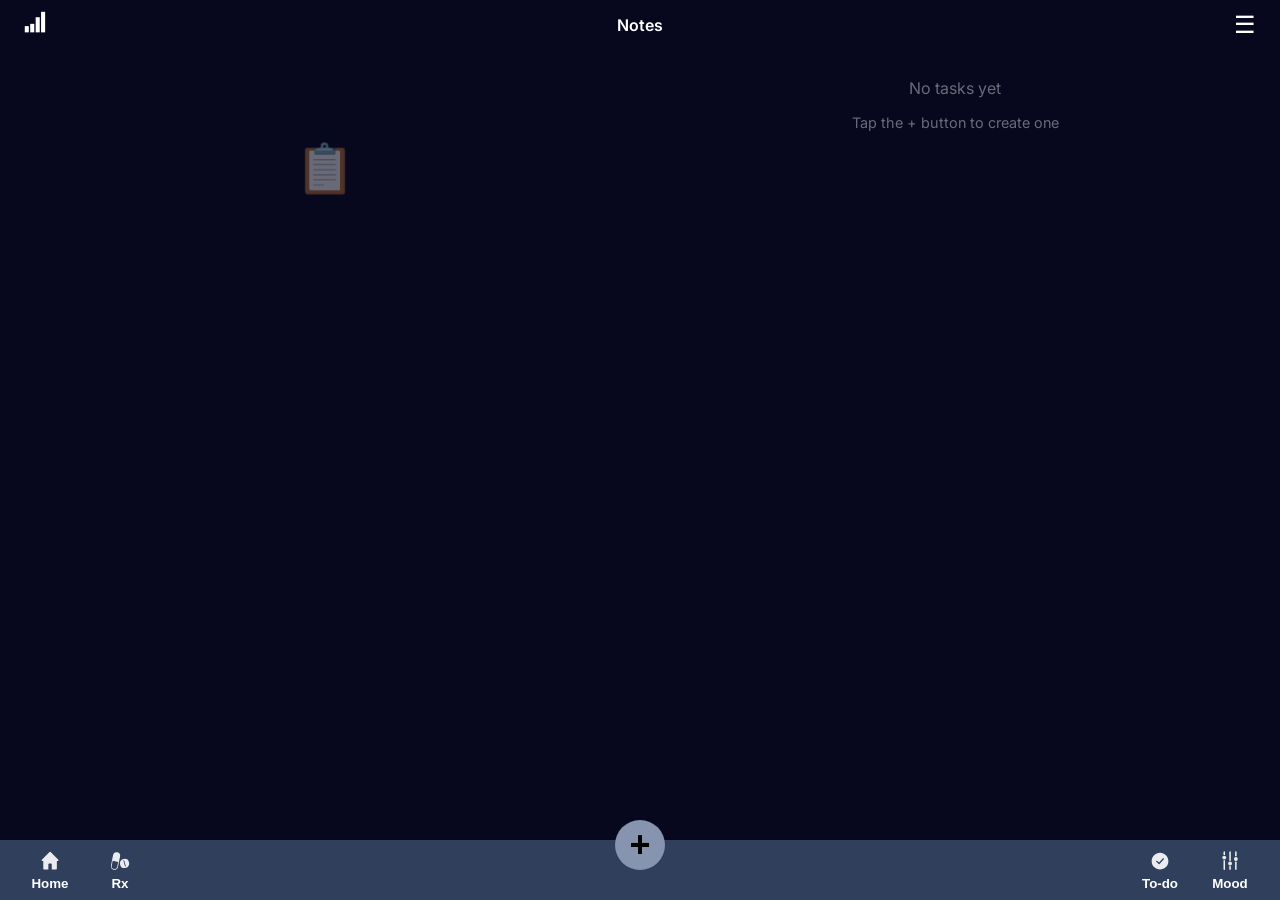
<file: todo.html>
<!DOCTYPE html>
<html lang="en">
<head>
<meta charset="UTF-8" />
<meta name="viewport" content="width=device-width, initial-scale=1.0">
<title>To-do</title>
<link href="https://fonts.googleapis.com/css2?family=Inter:wght@400;600;700&display=swap" rel="stylesheet">
<style>
:root{
  --card-radius: 14px;
  --bg: #07081d;
  --muted: rgba(255,255,255,0.4);
  font-family: Inter, system-ui, -apple-system, "Segoe UI", Roboto, Arial;
}
*{box-sizing:border-box;}
html, body{margin:0; padding:0; height:100%; background:var(--bg); color:#fff; overflow:hidden;}
.wrap { position: fixed; top: 60px; bottom: 60px; left: 0; right: 0; overflow-y: auto; padding: 18px; -webkit-overflow-scrolling: touch; }
#topHeader { position: fixed; top: 0; left: 0; width: 100%; display: flex; align-items: center; justify-content: space-between; background: var(--bg); padding: 10px 18px; z-index: 100; }
#dayOfWeek { flex: 1; text-align: center; font-weight: 600; font-size: 1rem; }
#btnSettings, #dataBtn { background: none; border: none; color: #fff; font-size: 24px; cursor: pointer; }
#dataBtn img { width: 22px; height: 22px; object-fit: contain; filter:invert(1); }
.footer-nav { position: fixed; bottom: 0; left: 0; right: 0; height: 60px; background: #303f5c; display: flex; justify-content: space-between; align-items: center; padding: 0 25px; }
.left-group, .right-group { display: flex; justify-content: space-between; width: 120px; }
.footer-nav .switch-btn { display:flex; flex-direction:column; align-items:center; gap:4px; padding:6px 0; width: 50px; background:transparent; border:none; cursor:pointer; border-radius:12px; }
.footer-nav .switch-btn img { width:22px; height:22px; opacity:0.9; filter:invert(1); }
.footer-nav .switch-btn span { color:#fff; font-weight:600; }
.footer-nav .switch-btn.active span { color:#8d4585; font-weight:700; }

/* Masonry-style layout */
#notesContainer { column-count: 2; column-gap: 16px; }
.category-card { background: rgba(255,255,255,0.05); border-radius: var(--card-radius); margin-bottom: 16px; padding: 16px; display: inline-block; width: 100%; transition: background 0.2s; position: relative; }
.category-card:hover{ background: rgba(255,255,255,0.08); }
.category-title{ font-weight:600; margin-bottom:10px; font-size:1.1rem; cursor:pointer; }
.task-list{ list-style:none; margin:0; padding:0; }
.task-list li{ position: relative; display: flex; align-items: center; gap: 12px; padding: 6px 4px; border-radius:10px; cursor: pointer; transition: background 0.12s; }
.task-list li:hover { background: rgba(255,255,255,0.02); }
.task-list li span{ flex:1; }

/* Hide the old inputs if present */
.task-list input[type="checkbox"]{ position:absolute; opacity:0; width:0; height:0; pointer-events:none; }

/* ---------- iOS-style circular toggle ---------- */
.task-circle {
  width: 18px;
  height: 18px;
  border-radius: 50%;
  border: 2px solid rgba(255,255,255,0.9);
  background: transparent;
  display: inline-flex;
  align-items: center;
  justify-content: center;
  box-shadow: 0 2px 6px rgba(0,0,0,0.45);
  transition: all 0.22s cubic-bezier(.2,.9,.2,1);
  flex-shrink: 0;
  position: relative;
}
.task-circle .inner-check {
  transform: scale(0);
  opacity: 0;
  transition: all 0.18s ease;
  color: white;
  font-weight: 700;
  font-size: 12px;
  line-height: 1;
  user-select: none;
}
.task-circle.checked {
  background: linear-gradient(135deg,#8d4585 0%, #7a3a74 100%);
  border-color: rgba(255,255,255,0.0);
  transform: scale(0.98);
}
.task-circle.checked .inner-check{
  transform: scale(1);
  opacity: 1;
}

/* subtle focus style for keyboard users */
.task-circle:focus {
  outline: none;
  box-shadow: 0 0 0 4px rgba(141,69,133,0.12);
}
.category-title {
  display: flex;
  align-items: center;
  gap: 10px;
  font-weight: 600;
  font-size: 1.1rem;
}

.cat-icon {
  width: 18px;
  height: 18px;
  opacity: 0.9;
  filter: invert(1);
}

/* Delete checked button (sticky above footer) */
#deleteCheckedBtn {
  position: fixed;
  bottom: 72px;
  left: 50%;
  transform: translateX(-70%);
  background: #d9534f;
  padding: 12px 18px;
  border-radius: 14px;
  font-weight: 700;
  display: none;
  z-index: 220;
  border: none;
  color: white;
  cursor: pointer;
  box-shadow: 0 8px 20px rgba(0,0,0,0.4);
}

/* category delete button (mobile) */
.category-card .delete-category-btn {
  display: none;
  position: absolute;
  top: 8px;
  right: 8px;
  background: rgba(255,50,50,0.7);
  color: #fff;
  border: none;
  border-radius: 8px;
  padding: 4px 8px;
  cursor: pointer;
  font-size: 0.8rem;
  z-index: 10;
}
.category-card.show-delete .delete-category-btn { display:block; }

/* Modal */
.modal-overlay{ position:fixed; inset:0; background: rgba(0,0,0,0.7); display:flex; justify-content:center; align-items:center; opacity:0; pointer-events:none; transition:0.3s;}
.modal-overlay.show{ opacity:1; pointer-events:all;}
.modal-box{ background:#1e1e35; border-radius:16px; width:90%; max-width:600px; max-height:80vh; display:flex; flex-direction:column; transform:translateY(50px); transition:0.3s;}
.modal-overlay.show .modal-box{ transform:translateY(0);}
.modal-header{ padding:20px; border-bottom:1px solid rgba(255,255,255,0.1); display:flex; justify-content:space-between; align-items:center;}
.close-btn{ background:none; border:none; color:#fff; font-size:24px; cursor:pointer; }
.modal-body{ padding:20px; overflow-y:auto; flex:1; }
.modal-body input, .modal-body select{ width:100%; padding:12px; border-radius:12px; border:1px solid rgba(255,255,255,0.12); margin-bottom:16px; background:rgba(255,255,255,0.05); color:#fff; font-size:1rem; }
.modal-footer{ padding:20px; display:flex; gap:12px; justify-content:flex-end; }
.modal-btn{ padding:10px 20px; border:none; border-radius:12px; font-weight:600; cursor:pointer; }
.modal-btn.cancel{ background: rgba(255,255,255,0.1); color:#fff; }
.modal-btn.save{ background: rgba(255,255,255,0.2); color:#fff; }

.floating-center-btn{ position:fixed; bottom:30px; left:50%; transform:translateX(-50%); width:50px; height:50px; border-radius:50%; background:#8694af; border:none; font-size:36px; font-weight:700; color:#000; cursor:pointer; display:flex; justify-content:center; align-items:center; z-index:130; }
.floating-center-btn:hover{ transform:translateX(-50%) scale(1.1);}

</style>
</head>
<body>
<header id="topHeader">
  <button class="switch-btn data" id="dataBtn"><img src="icons/chart.svg" alt="Data"></button>
  <div id="dayOfWeek">Notes</div>
  <button id="btnSettings">☰</button>
</header>

<div class="wrap" id="notesContainer"></div>

<!-- Delete checked button -->
<button id="deleteCheckedBtn">Delete Checked</button>

<!-- Modal -->
<div id="noteModal" class="modal-overlay">
  <div class="modal-box">
   <div class="modal-header">
  <span id="modalTitle" style="font-size:1.2rem; font-weight:700;">New Task</span>
  <button id="closeModal" class="close-btn">&times;</button>
</div>
    <div class="modal-body">
      <input type="text" id="taskTitle" placeholder="Task" />
      <select id="taskCategory"></select>
    </div>
    <div class="modal-footer">
      <button id="cancelBtn" class="modal-btn cancel">Cancel</button>
      <button id="saveBtn" class="modal-btn save">Save</button>
    </div>
  </div>
</div>

<footer class="footer-nav">
  <div class="left-group">
    <button class="switch-btn home" id="homeBtn"><img src="icons/home.svg" alt="Home"><span>Home</span></button>
    <button class="switch-btn rx" id="rxBtn"><img src="icons/rx1.svg" alt="Rx"><span>Rx</span></button>
  </div>
  <div class="right-group">
    <button class="switch-btn todo" id="todoBtn"><img src="icons/todo.svg" alt="To-do"><span>To-do</span></button>
    <button class="switch-btn mood" id="moodBtn"><img src="icons/mood.svg" alt="Mood"><span>Mood</span></button>
  </div>
</footer>

<button class="floating-center-btn" id="centralBtn">+</button>

<script>
document.addEventListener('DOMContentLoaded', () => {
  // Navigation buttons
  document.getElementById('homeBtn').onclick = () => window.location.href = "index.html";
  document.getElementById('dataBtn').onclick = () => window.location.href = "data.html";
  document.getElementById('moodBtn').onclick = () => window.location.href = "mood.html";
  document.getElementById('rxBtn').onclick = () => window.location.href = "rx.html";

  let tasks = JSON.parse(localStorage.getItem('todoTasks') || '[]');
  let categories = JSON.parse(localStorage.getItem('todoCategories') || '[]');
  let editingTaskId = null;
  
const permanentCategoryIcons = {
  "Buy": "icons/buy.svg",
  "Home": "icons/home.svg",
  "Admin": "icons/admin.svg",
  "Social": "icons/social.svg",
  "Finances": "icons/finances.svg",
  "Personal": "icons/personal.svg",
  "Health": "icons/health.svg"
};

  // For undo (stores array of deleted tasks)
  let lastDeleted = [];
  let undoTimer = null;

  const modal = document.getElementById('noteModal');
  const taskTitleInput = document.getElementById('taskTitle');
  const taskCategoryInput = document.getElementById('taskCategory');
  const notesContainer = document.getElementById('notesContainer');
  const deleteCheckedBtn = document.getElementById('deleteCheckedBtn');

  // --- MAKE UNDO POPUP ---
  const undoPopup = document.createElement('div');
  undoPopup.style.position = "fixed";
  undoPopup.style.bottom = "110px";
  undoPopup.style.left = "50%";
  undoPopup.style.transform = "translateX(-50%)";
  undoPopup.style.background = "#1e1e35";
  undoPopup.style.padding = "12px 20px";
  undoPopup.style.borderRadius = "12px";
  undoPopup.style.boxShadow = "0 4px 10px rgba(0,0,0,0.4)";
  undoPopup.style.display = "none";
  undoPopup.style.zIndex = "300";
  undoPopup.style.color = "#fff";
  undoPopup.style.fontSize = "0.95rem";
  undoPopup.style.fontWeight = "600";
  undoPopup.style.cursor = "pointer";
  undoPopup.textContent = "Tasks deleted — Undo";
  document.body.appendChild(undoPopup);

  undoPopup.onclick = () => {
    if (lastDeleted && lastDeleted.length) {
      // restore deleted tasks to front (preserve relative order)
      tasks = [...lastDeleted, ...tasks];
      lastDeleted = [];
      clearTimeout(undoTimer);
      localStorage.setItem('todoTasks', JSON.stringify(tasks));
      renderTasks();
      undoPopup.style.display = "none";
    }
  };

  // --- SHOW UNDO POPUP ---
  function showUndo(deletedTasks) {
    lastDeleted = deletedTasks;
    undoPopup.style.display = "block";

    clearTimeout(undoTimer);
    undoTimer = setTimeout(() => {
      undoPopup.style.display = "none";
      lastDeleted = [];
    }, 5000);
  }

  // --- MODAL HANDLERS ---
  function openTaskModal(id = null) {
    editingTaskId = id;
    populateCategoryDropdown();

    if (id) {
      const t = tasks.find(x => x.id === id);
      if (!t) return;
      document.getElementById('modalTitle').textContent = 'Edit Task';
      taskTitleInput.value = t.title;
      taskCategoryInput.value = t.category;
    } else {
      document.getElementById('modalTitle').textContent = 'New Task';
      taskTitleInput.value = '';
      taskCategoryInput.value = categories[0] || '';
    }
    modal.classList.add('show');
    taskTitleInput.focus();
  }

  function closeModal() {
    modal.classList.remove('show');
    editingTaskId = null;
  }

  document.getElementById('centralBtn').onclick = () => openTaskModal();
  document.getElementById('closeModal').onclick = closeModal;
  document.getElementById('cancelBtn').onclick = closeModal;
  modal.onclick = e => { if (e.target === modal) closeModal(); };

  // --- CATEGORY DROPDOWN ---
  function populateCategoryDropdown() {
    taskCategoryInput.innerHTML = '';
    categories.forEach(cat => {
      const opt = document.createElement('option');
      opt.value = cat;
      opt.textContent = cat;
      taskCategoryInput.appendChild(opt);
    });
    const addNew = document.createElement('option');
    addNew.value = '__add_new__';
    addNew.textContent = 'Add New Category…';
    taskCategoryInput.appendChild(addNew);
  }

  taskCategoryInput.onchange = () => {
    if (taskCategoryInput.value === '__add_new__') {
      const newCat = prompt('Enter new category name:')?.trim();
      if (newCat && !categories.includes(newCat)) {
        categories.push(newCat);
        localStorage.setItem('todoCategories', JSON.stringify(categories));
        populateCategoryDropdown();
        taskCategoryInput.value = newCat;
      } else {
        taskCategoryInput.value = categories[0] || '';
      }
    }
  };

  // --- SAVE TASK ---
  document.getElementById('saveBtn').onclick = () => {
    const title = taskTitleInput.value.trim();
    const category = taskCategoryInput.value;
    if (!title) return alert('Please enter a task name.');
    if (!category) return alert('Please select a category.');

    if (editingTaskId !== null) {
      const t = tasks.find(x => x.id === editingTaskId);
      if (t) {
        t.title = title;
        t.category = category;
        t.updated = new Date().toISOString();
      }
    } else {
      tasks.unshift({
        id: Date.now().toString(),
        title,
        category,
        done: false,
        created: new Date().toISOString(),
        updated: new Date().toISOString()
      });
    }

    localStorage.setItem('todoTasks', JSON.stringify(tasks));
    renderTasks();
    closeModal();
  };

  // --- RENDER TASKS ---
  function renderTasks() {
    if (!tasks.length) {
      notesContainer.innerHTML = `<div style="text-align:center;padding:60px 20px;color:rgba(255,255,255,0.4);">
        <div style="font-size:48px;margin-bottom:16px;">📋</div>
        <p>No tasks yet</p>
        <p style="font-size:0.9rem;">Tap the + button to create one</p>
      </div>`;
      deleteCheckedBtn.style.display = 'none';
      return;
    }

    const allCategories = [...new Set(tasks.map(t => t.category))];
    let html = '';

    allCategories.forEach(cat => {
      const catTasks = tasks.filter(t => t.category === cat);
      html += `<div class="category-card">
<div class="category-title">
  ${permanentCategoryIcons[cat] 
    ? `<img class="cat-icon" src="${permanentCategoryIcons[cat]}" alt="${cat}">`
    : ""
  }
  <span>${cat}</span>
</div>
        <ul class="task-list">
          ${catTasks.map(t => `
            <li data-id="${t.id}">
              <!-- circle toggle -->
              <button class="task-circle" aria-pressed="${t.done ? 'true' : 'false'}" title="${t.done ? 'Checked' : 'Mark done'}">
                <span class="inner-check">${t.done ? '✓' : ''}</span>
              </button>
              <span class="task-title">${escapeHtml(t.title)}</span>
            </li>`
          ).join('')}
        </ul>
      </div>`;
    });

    notesContainer.innerHTML = html;
    addMobileLongPressDelete();
    checkForDeleteVisibility();
  }

  // small helper to escape user text
  function escapeHtml(s) {
    return (s+'').replace(/[&<>"']/g, function(m){ return {"&":"&amp;","<":"&lt;",">":"&gt;",'"':"&quot;","'":"&#39;"}[m]; });
  }

  // --- DELEGATED CLICK HANDLING ---
  notesContainer.addEventListener('click', (e) => {
    const circle = e.target.closest('.task-circle');
    if (circle) {
      // toggle done state
      e.stopPropagation();
      const li = circle.closest('li');
      const id = li.dataset.id;
      const t = tasks.find(x => x.id === id);
      if (!t) return;
      t.done = !t.done;
      // update DOM immediately for snappy feel
      circle.classList.toggle('checked', t.done);
      const inner = circle.querySelector('.inner-check');
      if (inner) inner.textContent = t.done ? '✓' : '';
      circle.setAttribute('aria-pressed', t.done ? 'true' : 'false');

      localStorage.setItem('todoTasks', JSON.stringify(tasks));
      checkForDeleteVisibility();
      return;
    }

    const li = e.target.closest('li');
    if (li) {
      // clicking the list item (but not the circle) opens edit modal
      const id = li.dataset.id;
      openTaskModal(id);
    }
  });

  // --- DELETE CHECKED (batch) ---
  deleteCheckedBtn.addEventListener('click', () => {
    const checkedTasks = tasks.filter(t => t.done);
    if (!checkedTasks.length) return;
    if (!confirm(`Delete ${checkedTasks.length} checked task${checkedTasks.length>1?'s':''}?`)) return;

    // animation: fade/slide checked li elements
    checkedTasks.forEach(dt => {
      const el = notesContainer.querySelector(`li[data-id="${dt.id}"]`);
      if (el) {
        el.style.transition = "opacity 0.28s ease, transform 0.28s ease";
        el.style.opacity = "0";
        el.style.transform = "translateX(40px)";
      }
    });

    // after animation, remove from tasks and persist
    setTimeout(() => {
      const deleted = [];
      tasks = tasks.filter(t => {
        if (t.done) { deleted.push(t); return false; }
        return true;
      });
      localStorage.setItem('todoTasks', JSON.stringify(tasks));
      renderTasks();
      showUndo(deleted);
    }, 300);
  });

  // --- UNDO handled earlier with popup ---

  // --- SHOW/HIDE DELETE BUTTON ---
  function checkForDeleteVisibility() {
    const any = tasks.some(t => t.done);
    deleteCheckedBtn.style.display = any ? 'block' : 'none';
  }

  // --- MOBILE LONG-PRESS CATEGORY DELETE ---
  function addMobileLongPressDelete() {
    // preserve original behavior: only add handlers on touch devices
    if (!('ontouchstart' in window)) return;

    document.querySelectorAll('.category-card').forEach(card => {
      if (card.querySelector('.delete-category-btn')) return; // already added
      const btn = document.createElement('button');
      btn.textContent = 'Delete';
      btn.className = 'delete-category-btn';
      card.appendChild(btn);

      let timer;
      card.addEventListener('touchstart', () => {
        timer = setTimeout(() => card.classList.add('show-delete'), 600);
      });
      card.addEventListener('touchend', () => clearTimeout(timer));
      card.addEventListener('touchmove', () => clearTimeout(timer));

      btn.onclick = (e) => {
        e.stopPropagation();
        const categoryName = card.querySelector('.category-title').textContent;
        if (confirm(`Delete all tasks in "${categoryName}"?`)) {
          tasks = tasks.filter(t => t.category !== categoryName);
          localStorage.setItem('todoTasks', JSON.stringify(tasks));
          renderTasks();
        }
      };
    });
  }

  // --- INITIAL RENDER ---
  renderTasks();

});
</script>

</body>
</html>
</file>
